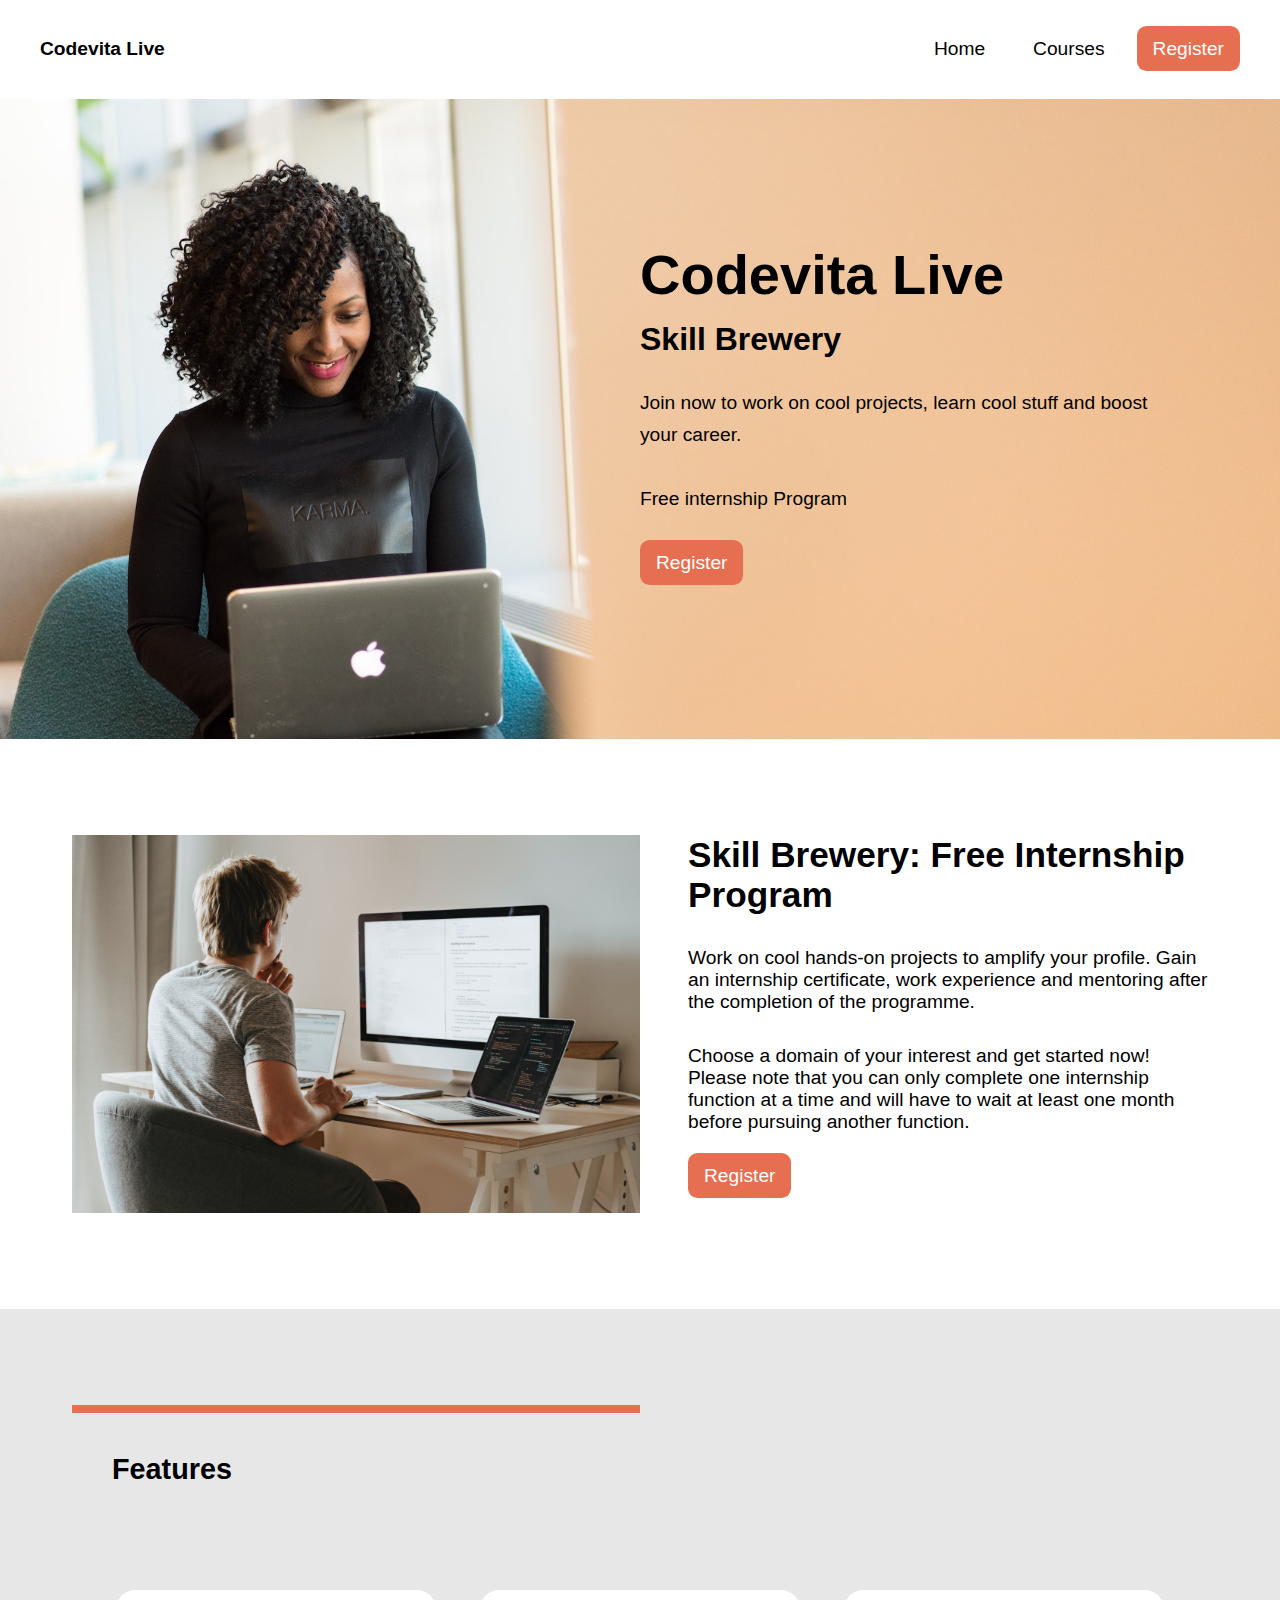
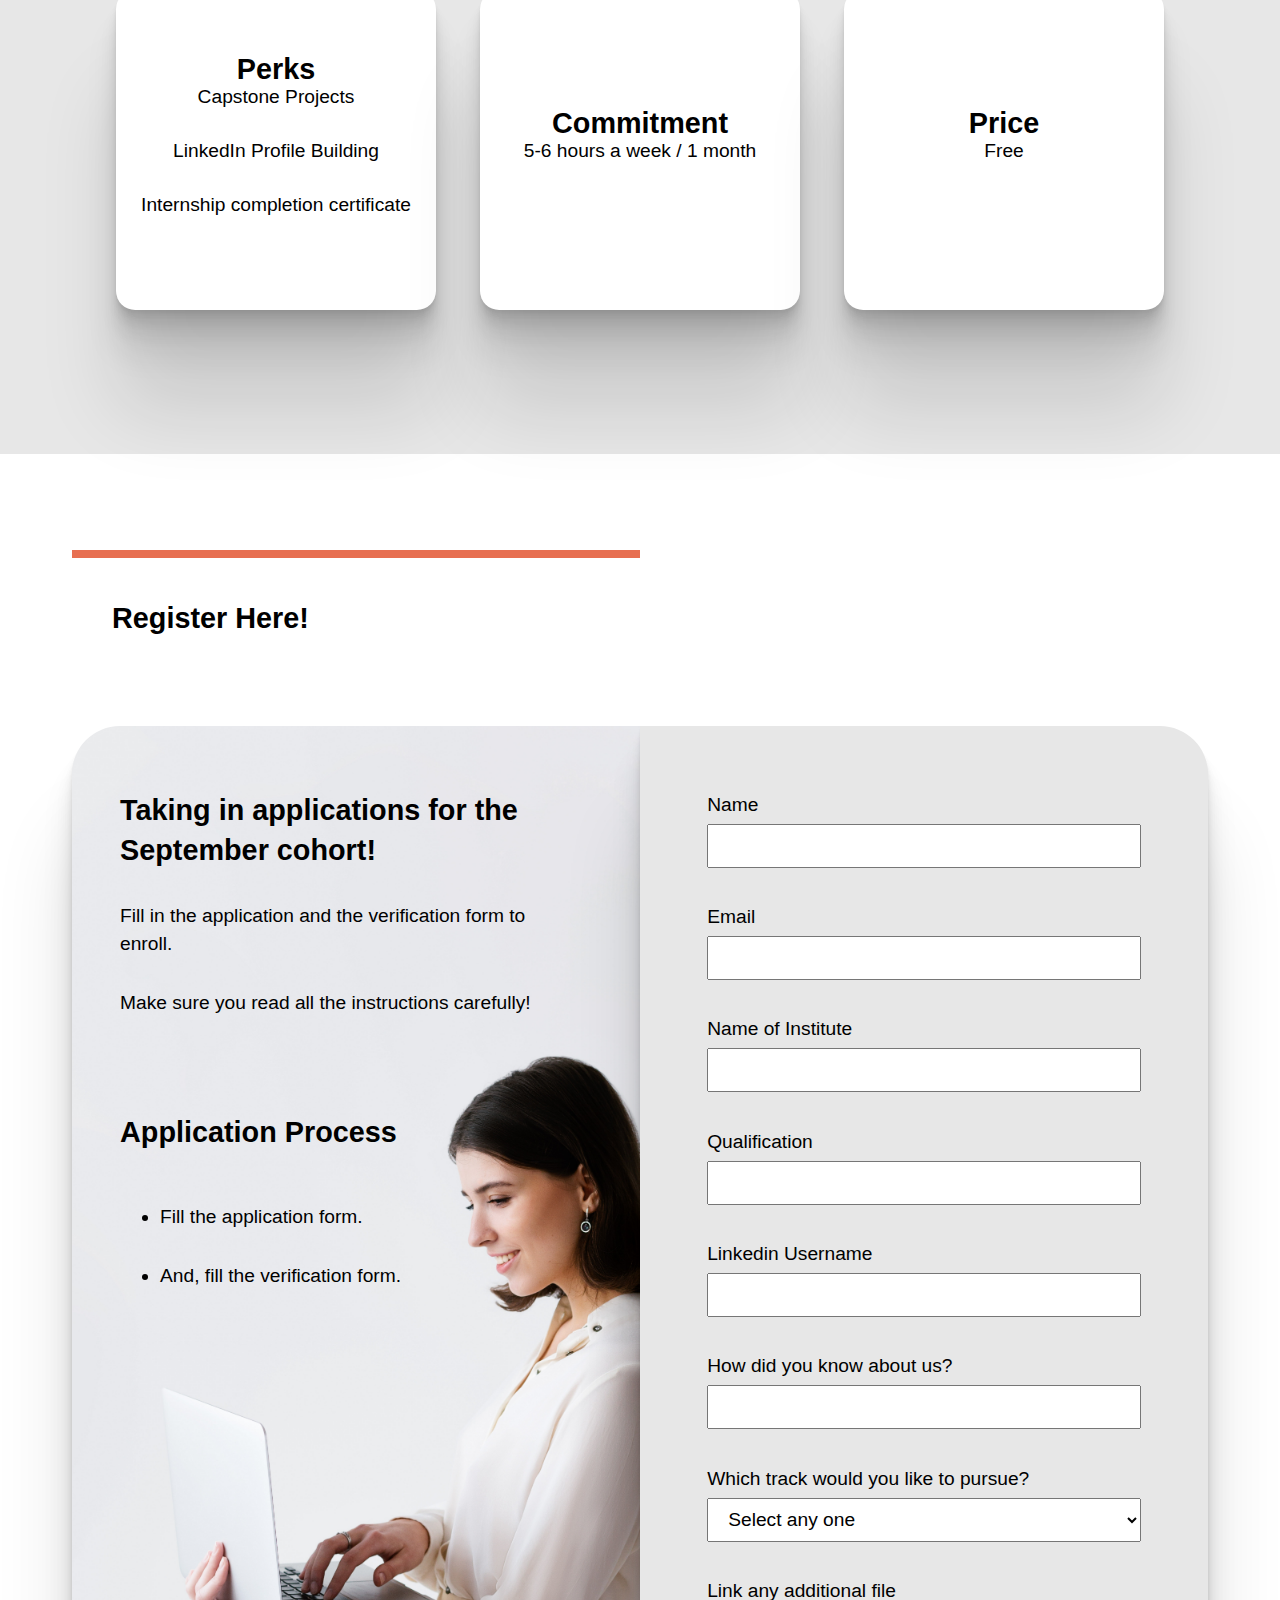
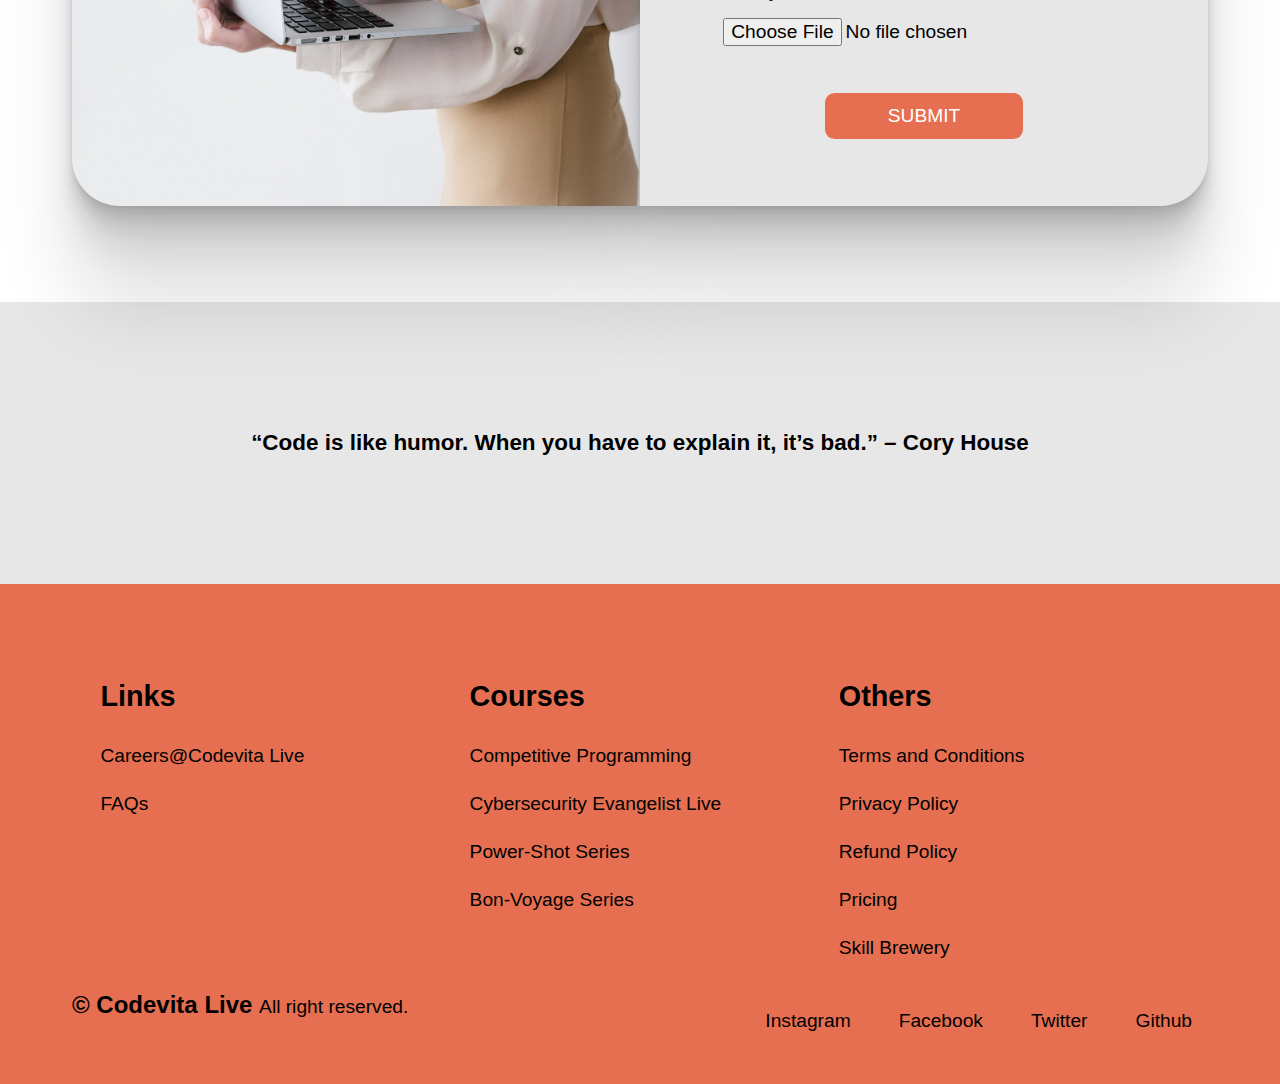
<file: index.html>
<!DOCTYPE html>
<html lang="en">
    <head>
        <meta charset="UTF-8">
        <meta http-equiv="X-UA-Compatible" content="IE=edge">
        <meta name="viewport" content="width=device-width, initial-scale=1.0">
        <title>Codevita Live</title>
        <link rel="stylesheet" href="style.css">

        <!-- google fonts -->
        <link rel="preconnect" href="https://fonts.googleapis.com">
        <link rel="preconnect" href="https://fonts.gstatic.com" crossorigin>
        <link href="https://fonts.googleapis.com/css2?family=Poppins:wght@200;300;400;600&display=swap" rel="stylesheet">
    </head>
    <body>
        <!-- nav bar -->
        <div class="nav-bg">    
            <nav class="nav">
                <ul>
                    <li><a href="index.html" class="logo">Codevita Live</a></li>
                    <li><a href="index.html" class="nav-btn">Home</a></li>
                    <li><a href="courses.html" class="nav-btn">Courses</a></li>
                    <li><a href="#register" class="btn">Register</a></li>
                </ul>
            </nav>  
        </div>
        <!-- main section -->
        <div class="main-container">
            <section class="main">
                <div class="content">
                    <h1>Codevita Live</h1>
                    <h3>Skill Brewery</h3>
                    <p>Join now to work on cool projects, learn cool stuff and boost your career.</p>
                    <p>Free internship Program</p>
                    <a href="#register" class="btn">Register</a>
                </div>
            </section>
        </div>
        <!-- description section -->
        <section class="desc">
            <img src="images/img2.jpg" alt="" class="img">
            <div class="content">
                <h2>Skill Brewery: Free Internship Program</h2>
                <p>Work on cool hands-on projects to amplify your profile. Gain an internship certificate, work experience and mentoring after the completion of the programme.</p>
                <p>Choose a domain of your interest and get started now! Please note that you can only complete one internship function at a time and will have to wait at least one month before pursuing another function.</p>
                <a href="#register" class="btn">Register</a>
            </div>
        </section>
        <!-- features section -->
        <div class="ftr">
            <section class="features">
                <div class="heading-style">
                    <h2>Features</h2>
                </div>
                <div class="box">
                    <div class="block">
                        <h2>Perks</h2>
                        <p>Capstone Projects</p>
                        <p>LinkedIn Profile Building</p>
                        <p>Internship completion certificate</p>
                    </div>
                    <div class="block">
                        <h2>Commitment</h2>
                        <p>5-6 hours a week / 1 month</p>
                    </div>
                    <div class="block">
                        <h2>Price</h2>
                        <p>Free</p>
                    </div>
                </div>
            </section>
        </div>
        <!-- form section -->
        <section class="form" id="register">
            <div class="heading-style">
                <h2 class="heading">Register Here!</h2>
            </div>
            <div class="form-cnt">
                <div class="left">
                    <div class="top">
                        <h2>Taking in applications for the September cohort!</h2>
                        <p>Fill in the application and the verification form to enroll.</p>
                        <p>Make sure you read all the instructions carefully!</p>
                    </div>
                    <div class="bottom">
                        <h2>Application Process</h2>
                        <ul>
                            <li><p>Fill the application form.</p></li>
                            <li><p>And, fill the verification form.</p></li>
                        </ul> 
                    </div>
                </div>
                <div class="right">
                    <div class="form-inner-cnt">
                        <form action="">
                            <div class="item">
                                <label for="name">Name</label>
                                <input type="text" name="Name" class="input" id="name" required>
                            </div>
                            <div class="item">
                                <label for="email">Email</label>
                                <input type="email" name="Email" class="input" id="email" required>
                            </div>
                            <div class="item">
                                <label for="institute">Name of Institute</label>
                                <input type="text" name="Name of Institute" class="input" id="institute" required>
                            </div>
                            <div class="item">
                                <label for="qualifications">Qualification</label>
                                <input type="text" name="Qualifications" class="input" id="qualifications" required>
                            </div>
                            <div class="item">
                                <label for="linkedin">Linkedin Username</label>
                                <input type="text" name="Linkedin Username" class="input" id="linkedin" required>
                            </div>
                            <div class="item">
                                <label for="how">How did you know about us?</label>
                                <input type="text" name="How did you know about us?" class="input" id="how" required>
                            </div>
                            <div class="item">
                                <label for="track">Which track would you like to pursue?</label>
                                <select name="track" id="track" class="track-box">
                                    <option class="track-option" value="default">Select any one</option>
                                    <option class="track-option" value="web development">Web Development</option>
                                    <option class="track-option" value="data science">Data Science</option>
                                    <option class="track-option" value="computer vision">Computer Vision</option>
                                    <option class="track-option" value="Campus Ambassador">Campus Ambassador</option>
                                    <option class="track-option" value="Blockchain">Blockchain(requires assesment)</option>
                                    <option class="track-option" value="Product Management/Entrepreuner In Residence">Product Management/Entrepreuner In Residence</option>
                                    <option class="track-option" value="App Develpment">App Development</option>
                                </select>
                            </div>
                            <div class="item">
                                <label for="additionfile">Link any additional file</label>
                                <input type="file" name="Additional File" class="input" id="additionfile">
                            </div>
                            <div class="item">
                                <a href="" class="btn">SUBMIT</a>
                            </div>
                        </form>
                    </div>
                </div>
            </div>
        </section>
        <!-- quote section -->
        <div class="ftr">
            <section class="quote">
                <h3>
                    “Code is like humor. When you have to explain it, it’s bad.” – Cory House
                </h3>
            </section>
        </div>
        <footer class="footer">
            <section>
                <div class="container">
                    <div class="f-box">
                        <h2>Links</h2>
                        <ul>
                            <li><a href="">Careers@Codevita Live</a></li>
                            <li><a href="">FAQs</a></li>
                        </ul>
                    </div>
                    <div class="f-box">
                        <h2>Courses</h2>
                        <ul>
                            <li><a href="comp-prog.html">Competitive Programming</a></li>
                            <li><a href="cyber.html">Cybersecurity Evangelist Live</a></li>
                            <li><a href="powershot-reg.html">Power-Shot Series</a></li>
                            <li><a href="bonvoyage.html">Bon-Voyage Series    </a></li>
                        </ul>
                    </div>
                    <div class="f-box">
                        <h2>Others</h2>
                        <ul>
                            <li><a href="">Terms and Conditions</a></li>
                            <li><a href="">Privacy Policy</a></li>
                            <li><a href="">Refund Policy</a></li>
                            <li><a href="">Pricing</a></li>
                            <li><a href="index.html">Skill Brewery</a></li>
                        </ul>
                    </div>
                    <div class="f-bar">
                        <p><span>&copy; Codevita Live  </span>All right reserved.</p>
                        <ul>
                            <li><a href="" class="nav-btn">Instagram</a></li>
                            <li><a href="" class="nav-btn">Facebook</a></li>
                            <li><a href="" class="nav-btn">Twitter</a></li>
                            <li><a href="" class="nav-btn">Github</a></li>
                        </ul>
                    </div>
            </section>
        </footer>
    </body>
</html>
</file>
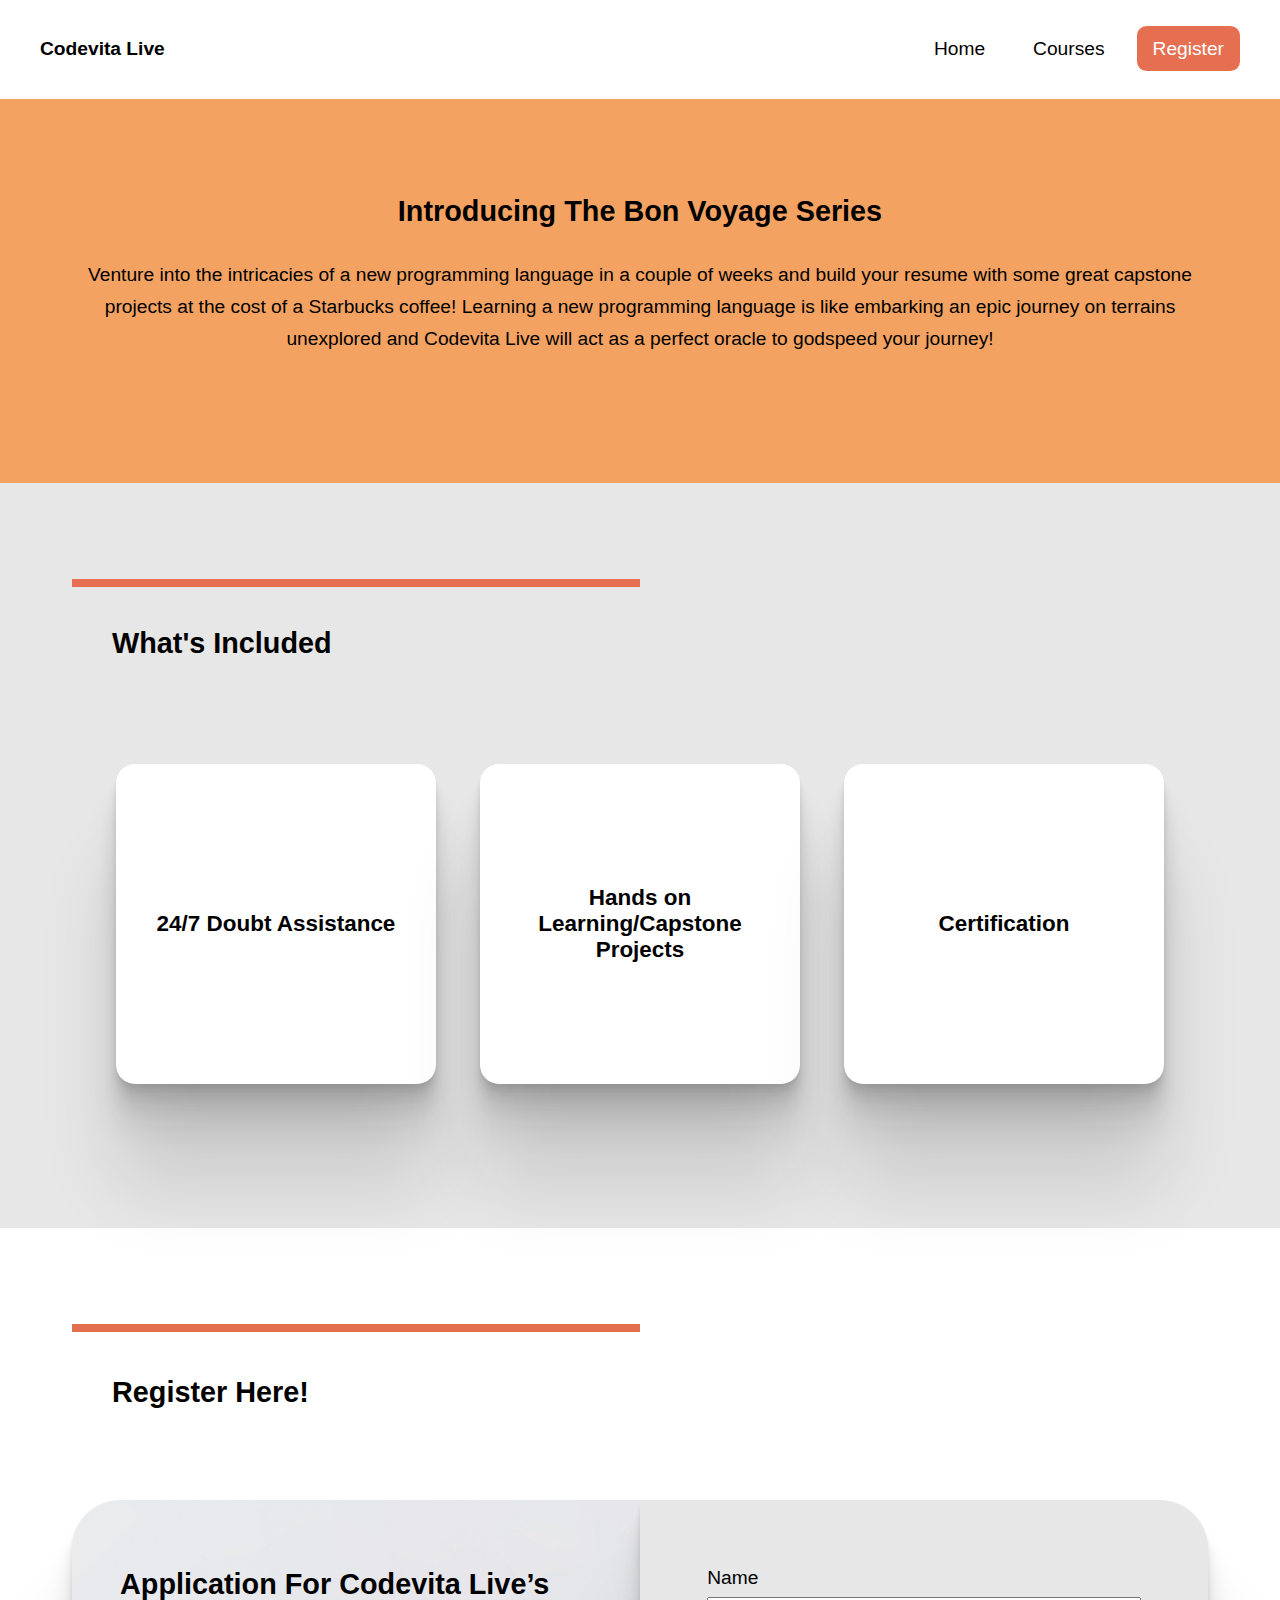
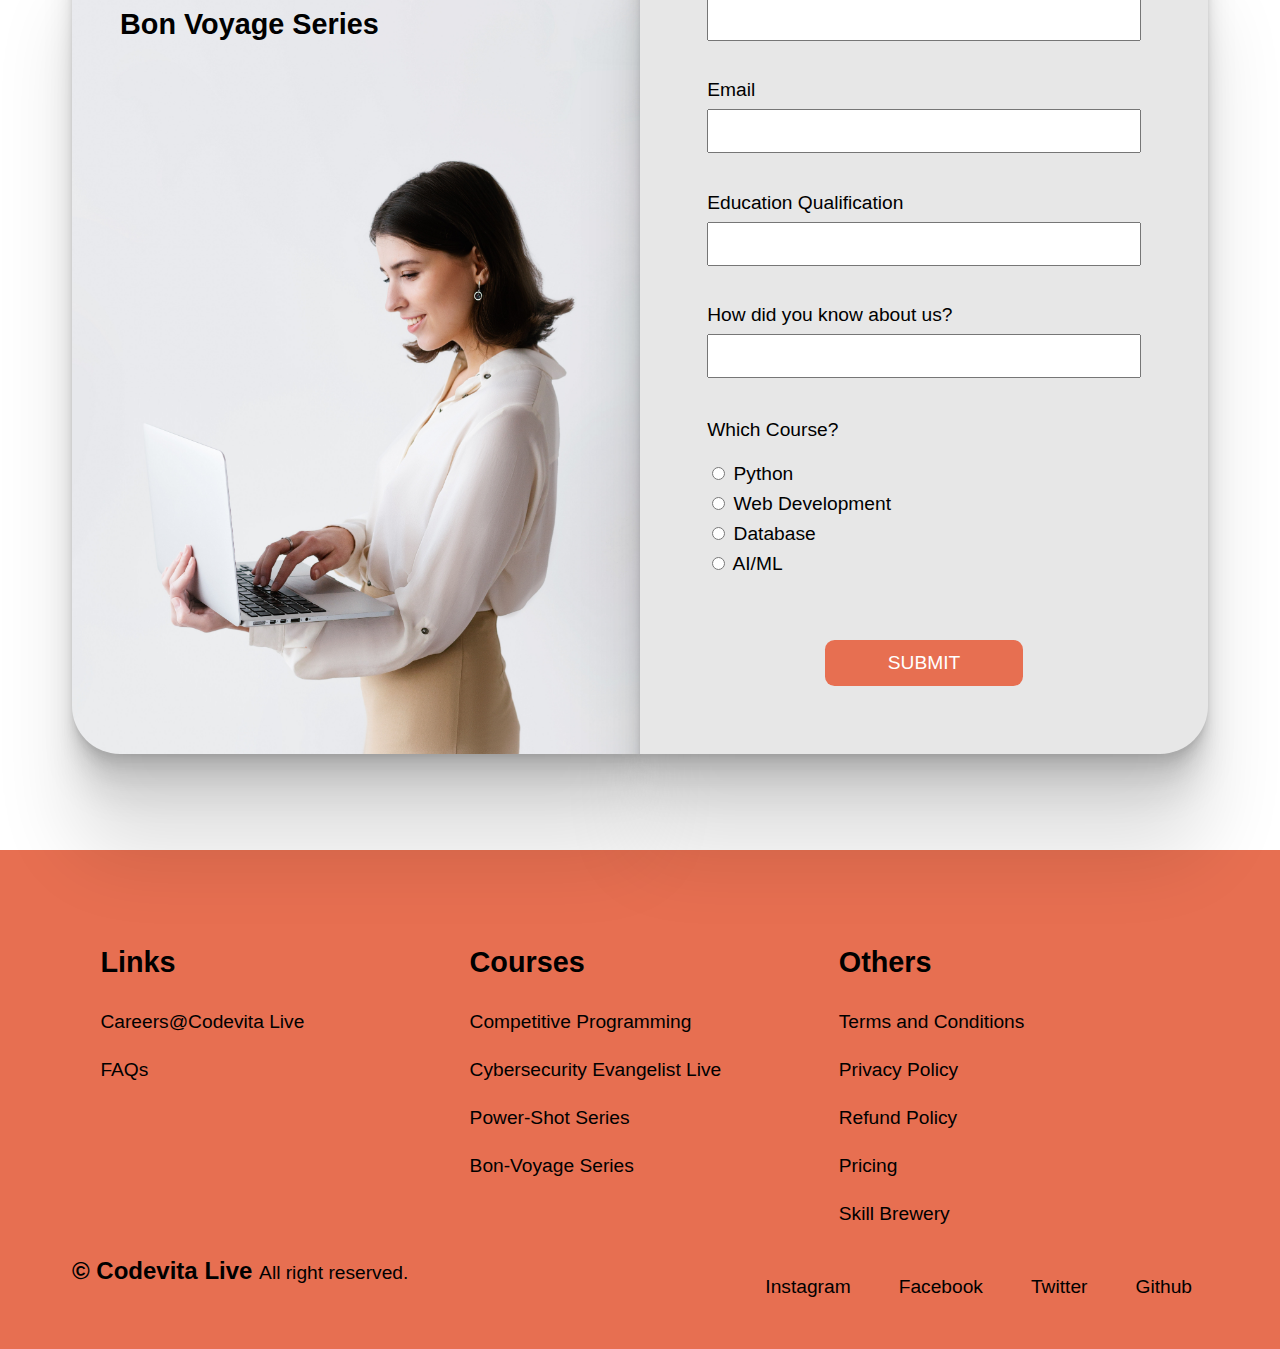
<file: bonvoyage.html>
<!DOCTYPE html>
<html lang="en">
    <head>
        <meta charset="UTF-8">
        <meta http-equiv="X-UA-Compatible" content="IE=edge">
        <meta name="viewport" content="width=device-width, initial-scale=1.0">
        <title>Codevita Live</title>
        <link rel="stylesheet" href="style.css">
        <link rel="stylesheet" href="voyage-styles.css">

        <!-- google fonts -->
        <link rel="preconnect" href="https://fonts.googleapis.com">
        <link rel="preconnect" href="https://fonts.gstatic.com" crossorigin>
        <link href="https://fonts.googleapis.com/css2?family=Poppins:wght@200;300;400;600&display=swap" rel="stylesheet">
    </head>
    <body>
        <!-- nav bar -->
        <div class="nav-bg">
            <nav class="nav">
                <ul>
                    <li><a href="index.html" class="logo">Codevita Live</a></li>
                    <li><a href="index.html" class="nav-btn">Home</a></li>
                    <li><a href="courses.html" class="nav-btn">Courses</a></li>
                    <li><a href="#register" class="btn">Register</a></li>
                </ul>
            </nav>  
        </div>

        <!-- Intro -->
        <div class="orange-bg">
            <section class="voyage">
                <h2>Introducing The Bon Voyage Series</h2>
                <p>Venture into the intricacies of a new programming language in a couple of weeks and build your resume with some great capstone projects at the cost of a Starbucks coffee! Learning a new programming language is like embarking an epic journey on terrains unexplored and Codevita Live will act as a perfect oracle to godspeed your journey!</p>
            </section>
        </div>


        <!-- What's Included -->
        <div class="whats-included ftr">
            <section class="features">
                <div class="heading-style">
                    <h2>What's Included</h2>
                </div>
                <div class="box">
                    <div class="block">
                        <h3>24/7 Doubt Assistance</h3>
                    </div>
                    <div class="block">
                        <h3>Hands on Learning/Capstone Projects</h3>
                    </div>
                    <div class="block">
                        <h3>Certification</h3>
                    </div>
                </div>
            </section>
        </div>

        <!-- Registration Form -->
        <section class="form" id="register">
            <div class="heading-style">
                <h2 class="heading">Register Here!</h2>
            </div>
            <div class="form-cnt">
                <div class="left">
                    <div class="top">
                        <h2>Application For Codevita Live’s Bon Voyage Series</h2>
                    </div>
                </div>
                <div class="right">
                    <div class="form-inner-cnt">
                        <form action="">
                            <div class="item">
                                <label for="name">Name</label>
                                <input type="text" name="Name" class="input" id="name" required>
                            </div>
                            <div class="item">
                                <label for="email">Email</label>
                                <input type="email" name="Email" class="input" id="email" required>
                            </div>
                            <div class="item">
                                <label for="qualifications">Education Qualification</label>
                                <input type="text" name="Qualifications" class="input" id="qualifications" required>
                            </div>
                            <div class="item">
                                <label for="how">How did you know about us?</label>
                                <input type="text" name="How did you know about us?" class="input" id="how" required>
                            </div>
                            <div class="item">
                                <p>Which Course?</p>
                                <ul>
                                    <li><input type="radio" value="Python" name="course"> Python</li>
                                    <li><input type="radio" value="Python" name="course"> Web Development</li>
                                    <li><input type="radio" value="Python" name="course"> Database</li>
                                    <li><input type="radio" value="Python" name="course"> AI/ML</li>
                                </ul>
                            </div>
                            <div class="item">
                                <a href="" class="btn">SUBMIT</a>
                            </div>
                        </form>
                    </div>
                </div>
            </div>
        </section>
        
        <!-- footer section -->
        <footer class="footer">
            <section>
                <div class="container">
                    <div class="f-box">
                        <h2>Links</h2>
                        <ul>
                            <li><a href="">Careers@Codevita Live</a></li>
                            <li><a href="">FAQs</a></li>
                        </ul>
                    </div>
                    <div class="f-box">
                        <h2>Courses</h2>
                        <ul>
                            <li><a href="comp-prog.html">Competitive Programming</a></li>
                            <li><a href="cyber.html">Cybersecurity Evangelist Live</a></li>
                            <li><a href="powershot-reg.html">Power-Shot Series</a></li>
                            <li><a href="bonvoyage.html">Bon-Voyage Series    </a></li>
                        </ul>
                    </div>
                    <div class="f-box">
                        <h2>Others</h2>
                        <ul>
                            <li><a href="">Terms and Conditions</a></li>
                            <li><a href="">Privacy Policy</a></li>
                            <li><a href="">Refund Policy</a></li>
                            <li><a href="">Pricing</a></li>
                            <li><a href="index.html">Skill Brewery</a></li>
                        </ul>
                    </div>
                    <div class="f-bar">
                        <p><span>&copy; Codevita Live  </span>All right reserved.</p>
                        <ul>
                            <li><a href="" class="nav-btn">Instagram</a></li>
                            <li><a href="" class="nav-btn">Facebook</a></li>
                            <li><a href="" class="nav-btn">Twitter</a></li>
                            <li><a href="" class="nav-btn">Github</a></li>
                        </ul>
                    </div>
                </section>
        </footer>
    </body>
    </html>
</file>
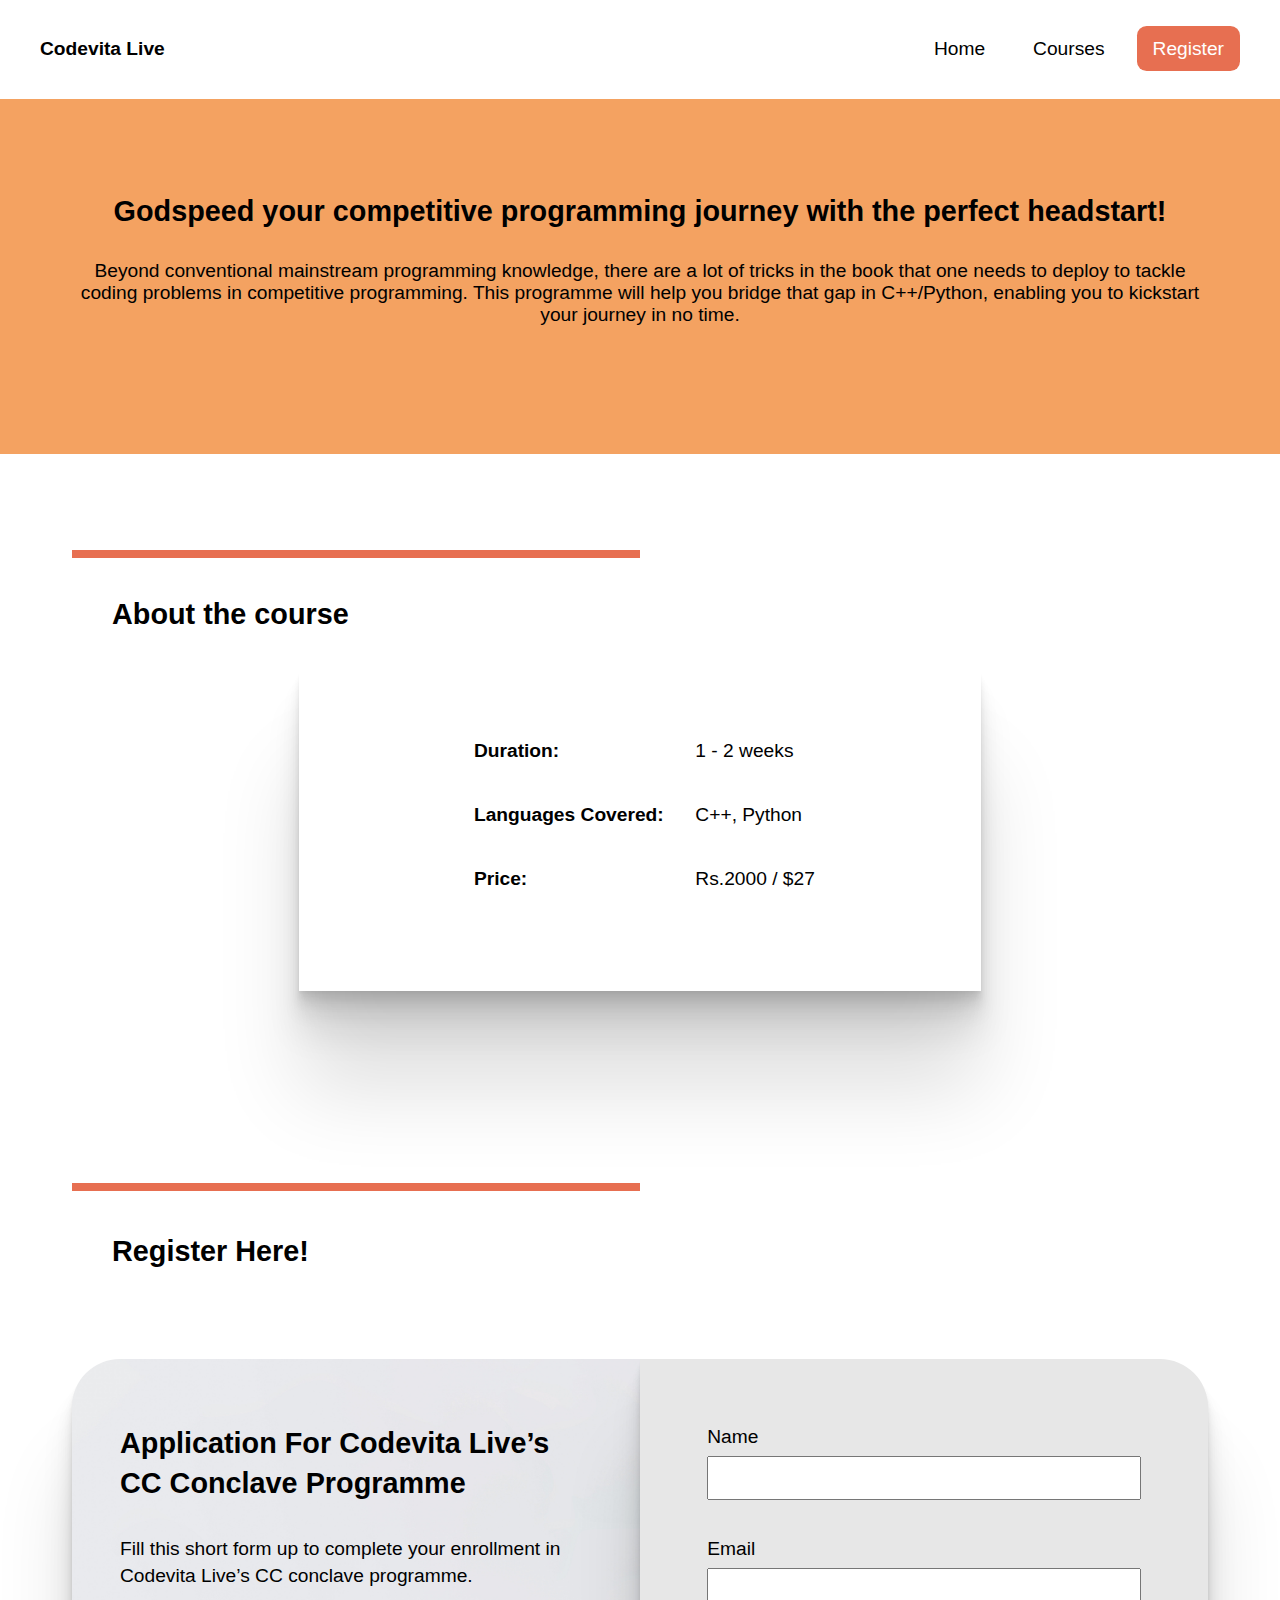
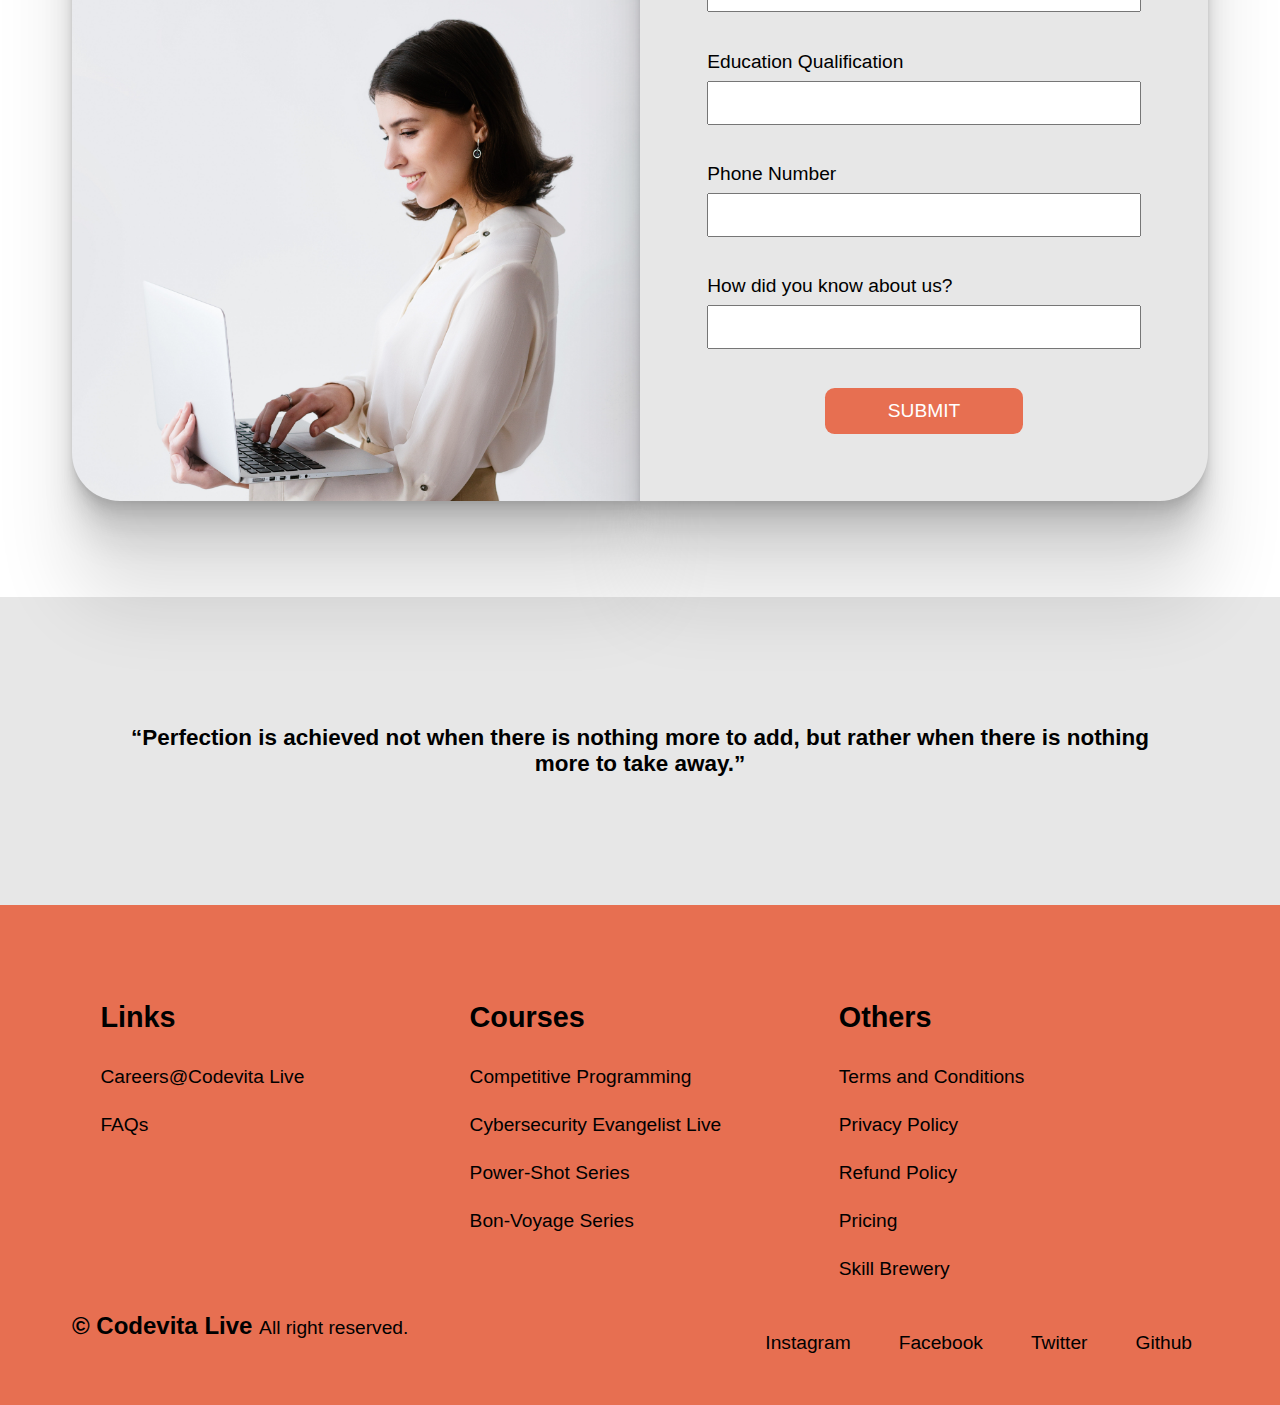
<file: comp-prog.html>
<!DOCTYPE html>
<html lang="en">
    <head>
        <meta charset="UTF-8">
        <meta http-equiv="X-UA-Compatible" content="IE=edge">
        <meta name="viewport" content="width=device-width, initial-scale=1.0">
        <title>CP Program</title>
        <link rel="stylesheet" href="style.css">
        <link rel="stylesheet" href="comp-prog.css">

        <!-- google fonts -->
        <link rel="preconnect" href="https://fonts.googleapis.com">
        <link rel="preconnect" href="https://fonts.gstatic.com" crossorigin>
        <link href="https://fonts.googleapis.com/css2?family=Poppins:wght@200;300;400;600&display=swap" rel="stylesheet">
    </head>
    <body>
        <!-- nav bar -->
        <div class="nav-bg">
            <nav class="nav">
                <ul>
                    <li><a href="index.html" class="logo">Codevita Live</a></li>
                    <li><a href="index.html" class="nav-btn">Home</a></li>
                    <li><a href="courses.html" class="nav-btn">Courses</a></li>
                    <li><a href="#register" class="btn">Register</a></li>
                </ul>
            </nav>  
        </div>

        <!-- Intro -->
        <div class="orange-bg">
            <section class="powershot">
                <h2>Godspeed your competitive programming journey with the perfect headstart!</h2>
                <p>Beyond conventional mainstream programming knowledge, there are a lot of tricks in the book that one needs to deploy to tackle coding problems in competitive programming. This programme will help you bridge that gap in C++/Python, enabling you to kickstart your journey in no time.</p>
            </section>
        </div>

        <!-- How It Works Section -->
        <section class="how-it-works">
            <div class="heading-style">
                <h2 class="heading">About the course</h2>
            </div>
            <div class="grey-bg">
                <div class="process">
                    <div>
                        <h4>Duration:</h4>
                        <p>1 - 2 weeks</p>
                    </div>
                    <div>
                        <h4>Languages Covered:</h4>
                        <p>C++, Python</p>
                    </div>
                    <div>
                        <h4>Price:</h4>
                        <p>Rs.2000 / $27</p>
                    </div>
                </div>
            </div>
        </section>

        <!-- Registration Form -->
        <section class="form" id="register">
            <div class="heading-style">
                <h2 class="heading">Register Here!</h2>
            </div>
            <div class="form-cnt">
                <div class="left">
                    <div class="top">
                        <h2>Application For Codevita Live’s CC Conclave Programme</h2>
                        <p>Fill this short form up to complete your enrollment in Codevita Live’s CC conclave programme.</p>
                    </div>
                </div>
                <div class="right">
                    <div class="form-inner-cnt">
                        <form action="">
                            <div class="item">
                                <label for="name">Name</label>
                                <input type="text" name="Name" class="input" id="name" required>
                            </div>
                            <div class="item">
                                <label for="email">Email</label>
                                <input type="email" name="Email" class="input" id="email" required>
                            </div>
                            <div class="item">
                                <label for="qualifications">Education Qualification</label>
                                <input type="text" name="Qualifications" class="input" id="qualifications" required>
                            </div>
                            <div class="item">
                                <label for="phone">Phone Number</label>
                                <input type="number" name="Phone Number" class="input" id="Phone" required>
                            </div>
                            <div class="item">
                                <label for="how">How did you know about us?</label>
                                <input type="text" name="How did you know about us?" class="input" id="how" required>
                            </div>
                            <div class="item">
                                <a href="" class="btn">SUBMIT</a>
                            </div>
                        </form>
                    </div>
                </div>
            </div>
        </section>
        
        <div class="ftr">
            <section class="quote">
                <h3>
                    “Perfection is achieved not when there is nothing more to add, but rather when there is nothing more to take away.”
                </h3>
            </section>
        </div>

        <!-- footer section -->
        <footer class="footer">
            <section>
                <div class="container">
                    <div class="f-box">
                        <h2>Links</h2>
                        <ul>
                            <li><a href="">Careers@Codevita Live</a></li>
                            <li><a href="">FAQs</a></li>
                        </ul>
                    </div>
                    <div class="f-box">
                        <h2>Courses</h2>
                        <ul>
                            <li><a href="comp-prog.html">Competitive Programming</a></li>
                            <li><a href="cyber.html">Cybersecurity Evangelist Live</a></li>
                            <li><a href="powershot-reg.html">Power-Shot Series</a></li>
                            <li><a href="bonvoyage.html">Bon-Voyage Series    </a></li>
                        </ul>
                    </div>
                    <div class="f-box">
                        <h2>Others</h2>
                        <ul>
                            <li><a href="">Terms and Conditions</a></li>
                            <li><a href="">Privacy Policy</a></li>
                            <li><a href="">Refund Policy</a></li>
                            <li><a href="">Pricing</a></li>
                            <li><a href="index.html">Skill Brewery</a></li>
                        </ul>
                    </div>
                    <div class="f-bar">
                        <p><span>&copy; Codevita Live  </span>All right reserved.</p>
                        <ul>
                            <li><a href="" class="nav-btn">Instagram</a></li>
                            <li><a href="" class="nav-btn">Facebook</a></li>
                            <li><a href="" class="nav-btn">Twitter</a></li>
                            <li><a href="" class="nav-btn">Github</a></li>
                        </ul>
                    </div>
                </section>
        </footer>
    </body>
    </html>
</file>
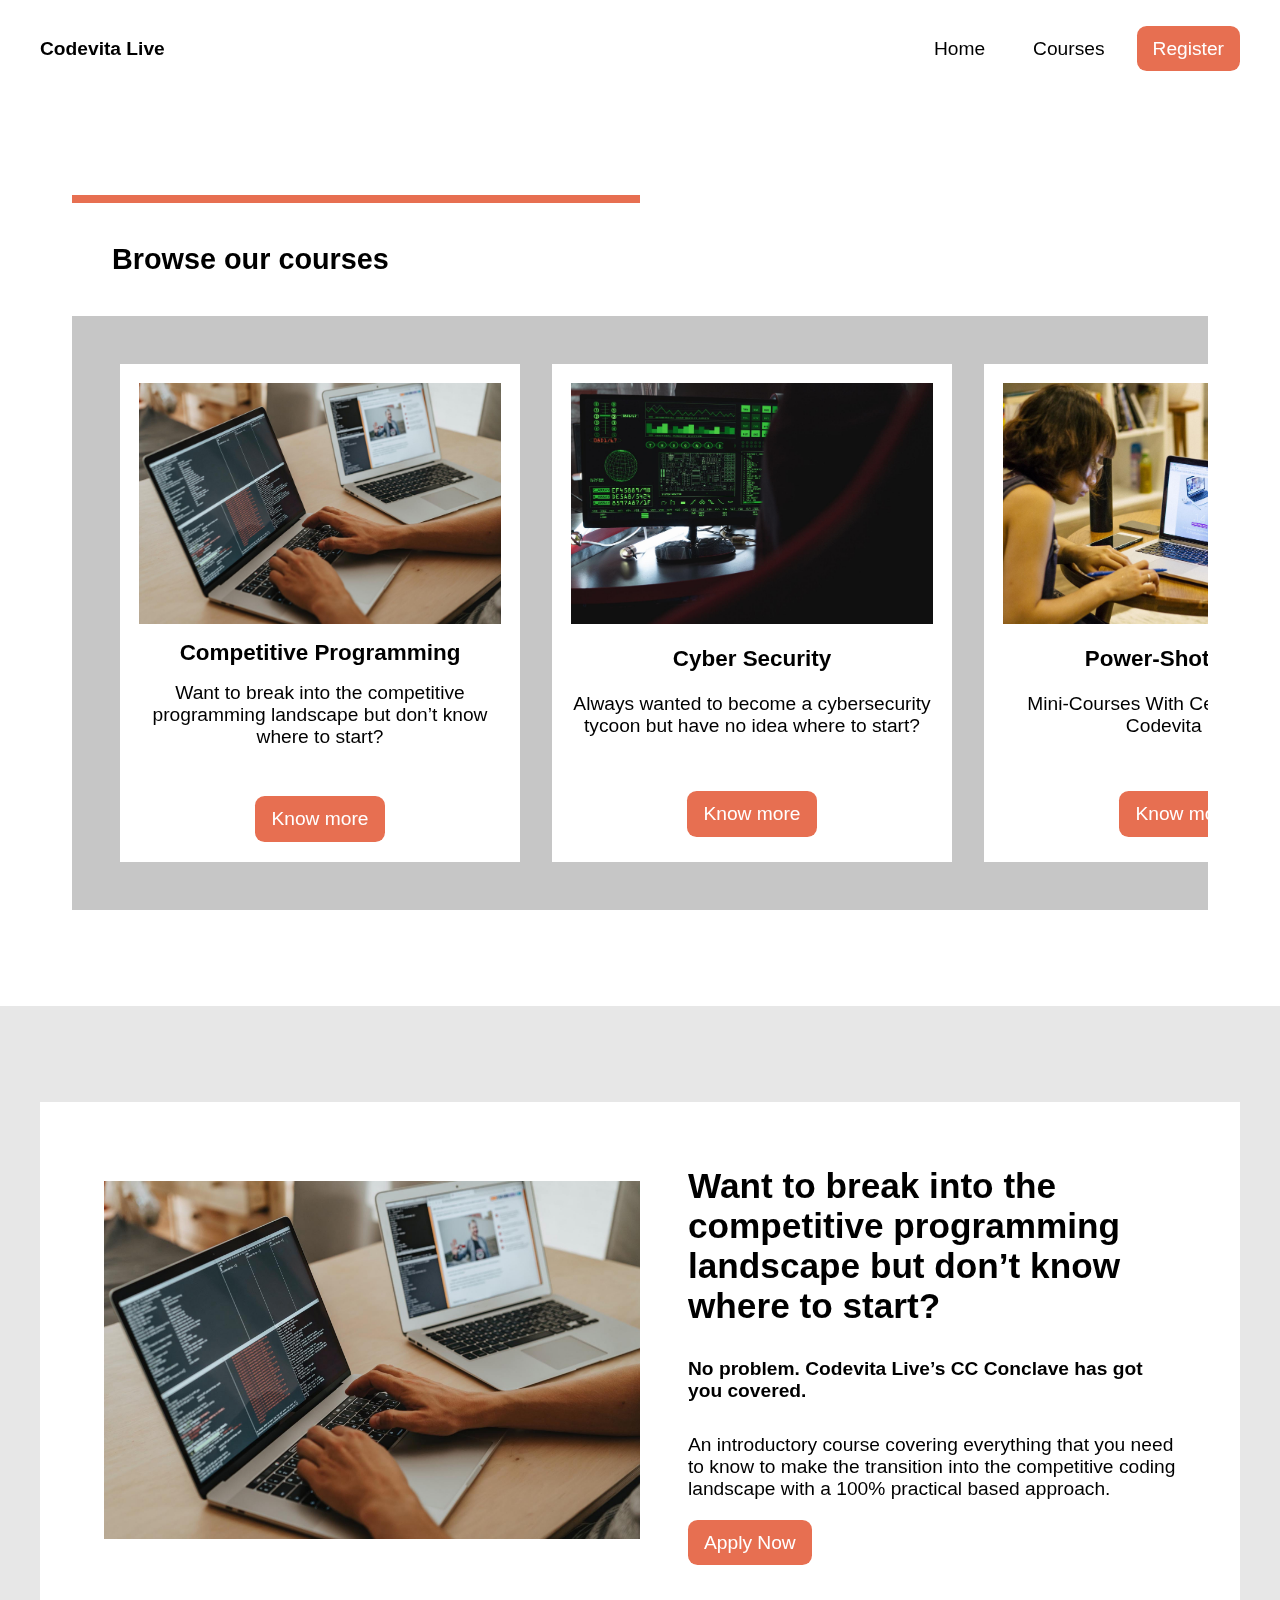
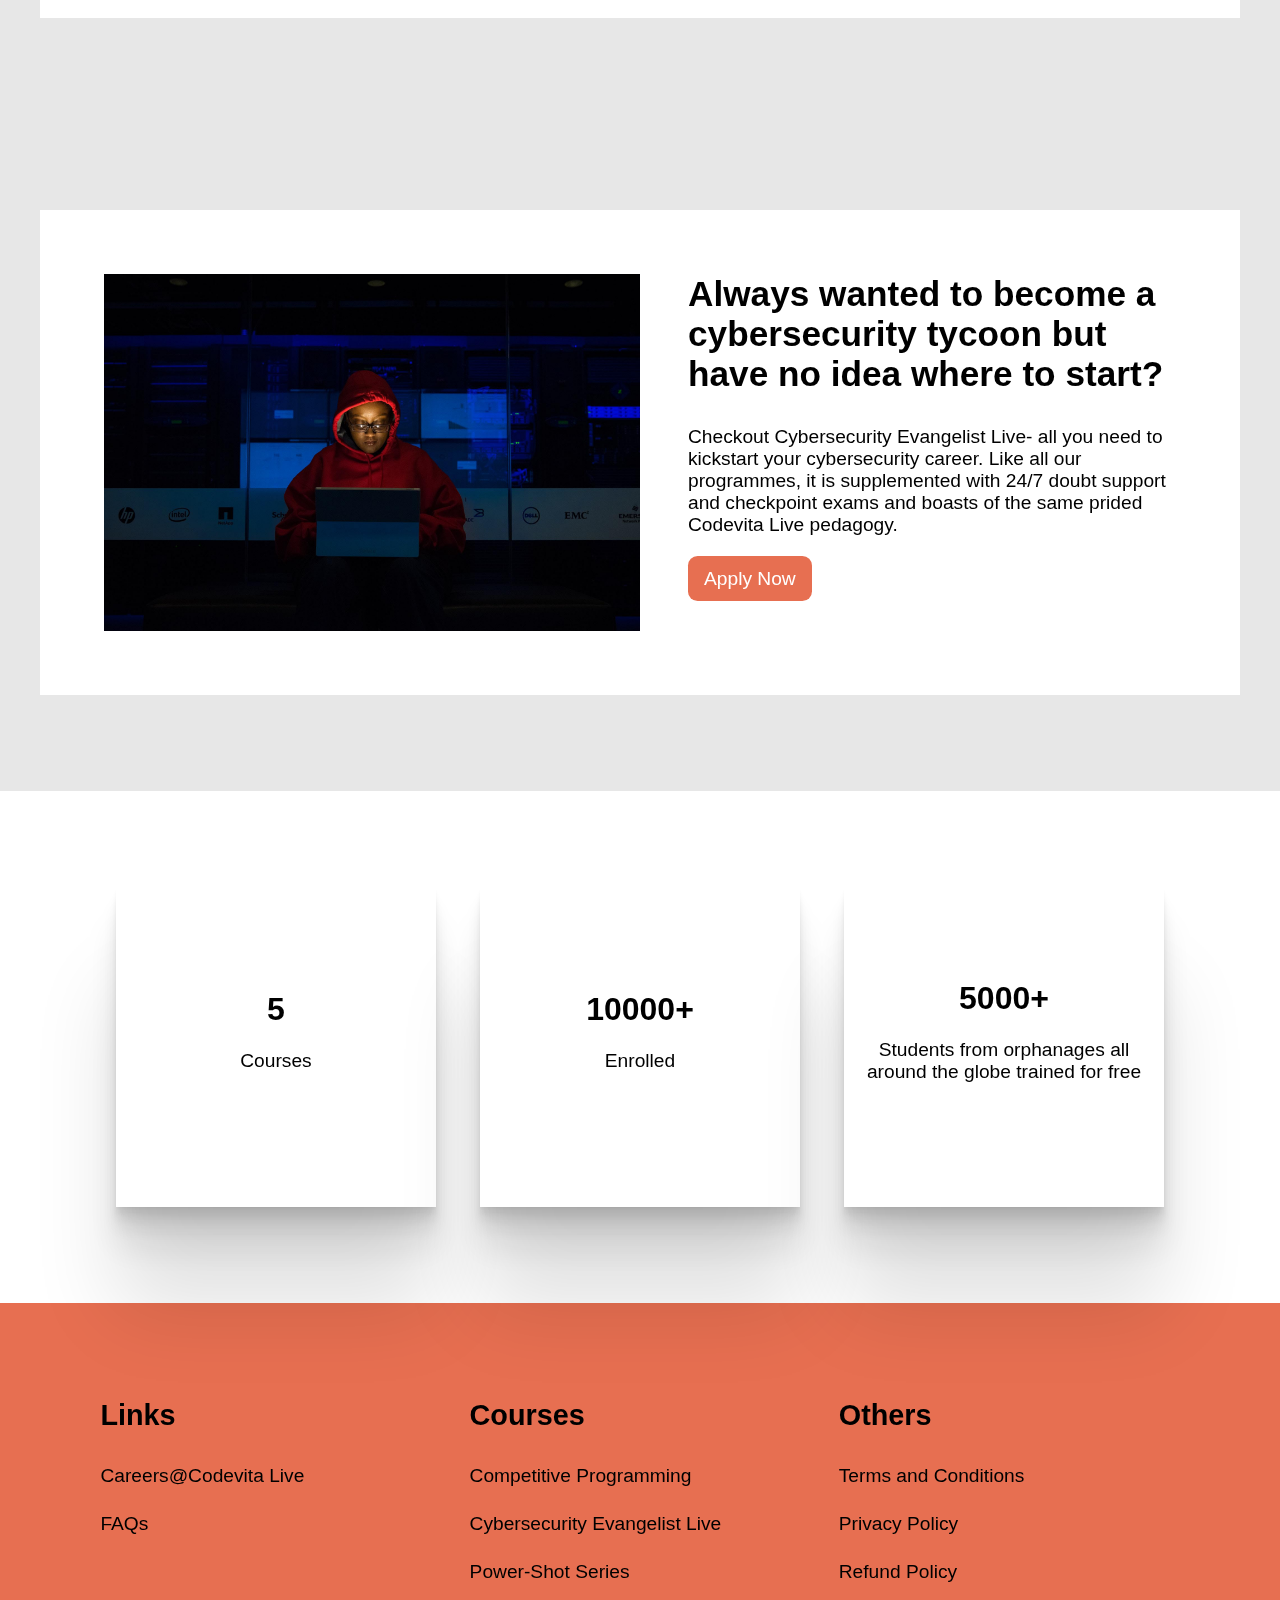
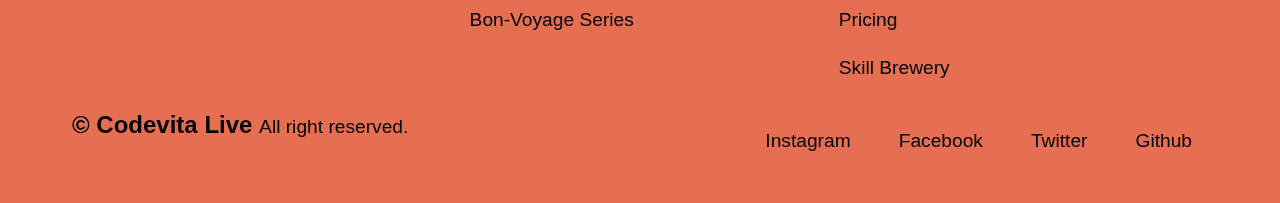
<file: courses.html>
<!DOCTYPE html>
<html lang="en">
    <head>
        <meta charset="UTF-8">
        <meta http-equiv="X-UA-Compatible" content="IE=edge">
        <meta name="viewport" content="width=device-width, initial-scale=1.0">
        <title>Codevita Live</title>
        <link rel="stylesheet" href="style.css">
        <link rel="stylesheet" href="courses-styles.css">

        <!-- google fonts -->
        <link rel="preconnect" href="https://fonts.googleapis.com">
        <link rel="preconnect" href="https://fonts.gstatic.com" crossorigin>
        <link href="https://fonts.googleapis.com/css2?family=Poppins:wght@200;300;400;600&display=swap" rel="stylesheet">
    </head>
    <body>
        <!-- nav bar -->
        <div class="nav-bg">
            <nav class="nav">
                <ul>
                    <li><a href="index.html" class="logo">Codevita Live</a></li>
                    <li><a href="index.html" class="nav-btn">Home</a></li>
                    <li><a href="courses.html" class="nav-btn">Courses</a></li>
                    <li><a href="#register" class="btn">Register</a></li>
                </ul>
            </nav>  
        </div>
        
        
        <!-- Courses section -->
        <section class="courses">
            <div class="heading-style">
                <h2>Browse our courses</h2>
            </div>
            <div class="courses-cont">
                <div class="box">
                    <img src="images/courses-competitive-coding.jpg" alt="Competitive Coding" class="img">
                    <h3>Competitive Programming</h3>
                    <p>Want to break into the competitive programming landscape but don’t know where to start?</p>
                    <a href="#comp-code" class="btn">Know more</a>
                </div>
                <div class="box">
                    <img src="images/courses-cyber-security.jpg" alt="Cyber Security" class="img">
                    <h3>Cyber Security</h3>
                    <p>Always wanted to become a cybersecurity tycoon but have no idea where to start?  </p>
                    <a href="#cyber" class="btn">Know more</a>
                </div>  
                <div class="box">
                    <img src="images/courses-powershot.jpg" alt="Power Shot Series" class="img">
                    <h3>Power-Shot Series</h3>
                    <p>Mini-Courses With Certification From Codevita Live</p>
                    <a href="powershot-reg.html" class="btn">Know more</a>
                </div>
                <div class="box">
                    <img src="images/courses-bonvoyage.jpg" alt="Bon Voyage Series " class="img">
                    <h3>Bon-Voyage Series</h3>  
                    <p>Learn programming languages and build your resume with some great capstone projects.</p>
                    <a href="bonvoyage.html" class="btn">Know more</a>
                </div>
            </div>
        </section>
        
        <!-- Competitive Coding Section -->
        <div class="grey-bg">
            <section class="desc white-bg" id="comp-code">
                <img src="images/courses-competitive-coding.jpg" alt="" class="img">
                <div class="content">
                    <h2>Want to break into the competitive programming landscape but don’t know where to start?</h2>
                    <h4>No problem. Codevita Live’s CC Conclave has got you covered.</h4>
                    <p>An introductory course covering everything that you need to know to make the transition into the competitive coding landscape with a 100% practical based approach.</p>
                    <a href="comp-prog.html" class="btn">Apply Now</a>
                </div>  
            </section>
        </div>

        <!-- Cyber Security Section -->
        <div class="grey-bg">
            <section class="desc white-bg" id="cyber">
                <img src="images/courses-cyber-security-1.jpg" alt="" class="img">
                <div class="content">
                    <h2>Always wanted to become a cybersecurity tycoon but have no idea where to start?</h2>
                    <p>Checkout Cybersecurity Evangelist Live- all you need to kickstart your cybersecurity career. Like all our programmes, it is supplemented with 24/7 doubt support and checkpoint exams and boasts of the same prided Codevita Live pedagogy.</p>
                    <a href="cyber.html" class="btn">Apply Now</a>
                </div>
            </section>
        </div>
        
        <!-- Info Section -->
        <section class="info">
            <div class="cont">
                <div>
                    <p> <span>5</span><br><br> Courses</p>
                </div>
                <div>
                    <p><span>10000+</span><br><br> Enrolled</p>
                </div>
                <div>
                    <p><span>5000+</span><br><br> Students from orphanages all around the globe trained for free</p>
                </div>
            </div>
        </section>  

        <!-- footer section -->
        <footer class="footer">
            <section>
                <div class="container">
                    <div class="f-box">
                        <h2>Links</h2>
                        <ul>
                            <li><a href="">Careers@Codevita Live</a></li>
                            <li><a href="">FAQs</a></li>
                        </ul>
                    </div>
                    <div class="f-box">
                        <h2>Courses</h2>
                        <ul>
                            <li><a href="comp-prog.html">Competitive Programming</a></li>
                            <li><a href="cyber.html">Cybersecurity Evangelist Live</a></li>
                            <li><a href="powershot-reg.html">Power-Shot Series</a></li>
                            <li><a href="bonvoyage.html">Bon-Voyage Series    </a></li>
                        </ul>
                    </div>
                    <div class="f-box">
                        <h2>Others</h2>
                        <ul>
                            <li><a href="">Terms and Conditions</a></li>
                            <li><a href="">Privacy Policy</a></li>
                            <li><a href="">Refund Policy</a></li>
                            <li><a href="">Pricing</a></li>
                            <li><a href="index.html">Skill Brewery</a></li>
                        </ul>
                    </div>
                    <div class="f-bar">
                        <p><span>&copy; Codevita Live  </span>All right reserved.</p>
                        <ul>
                            <li><a href="" class="nav-btn">Instagram</a></li>
                            <li><a href="" class="nav-btn">Facebook</a></li>
                            <li><a href="" class="nav-btn">Twitter</a></li>
                            <li><a href="" class="nav-btn">Github</a></li>
                        </ul>
                    </div>
                </section>
        </footer>
    </body>
    </html>
</file>
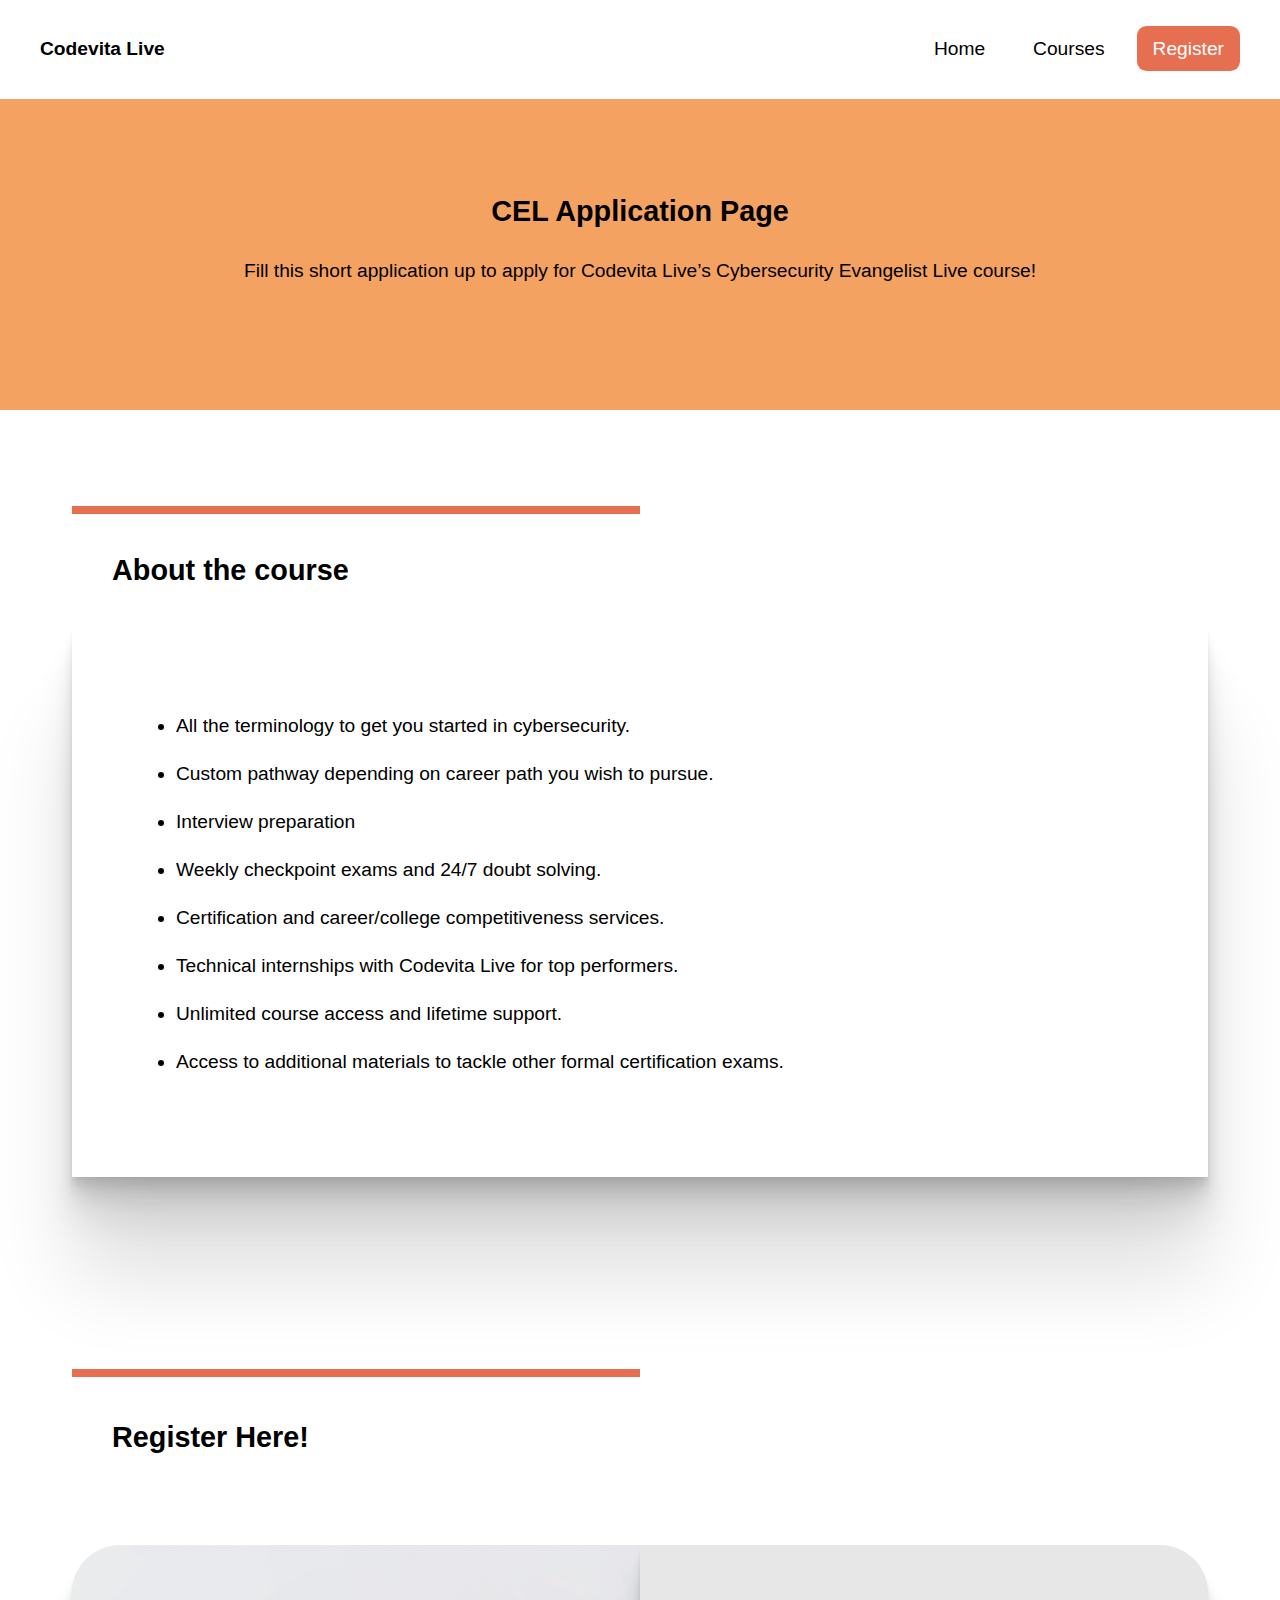
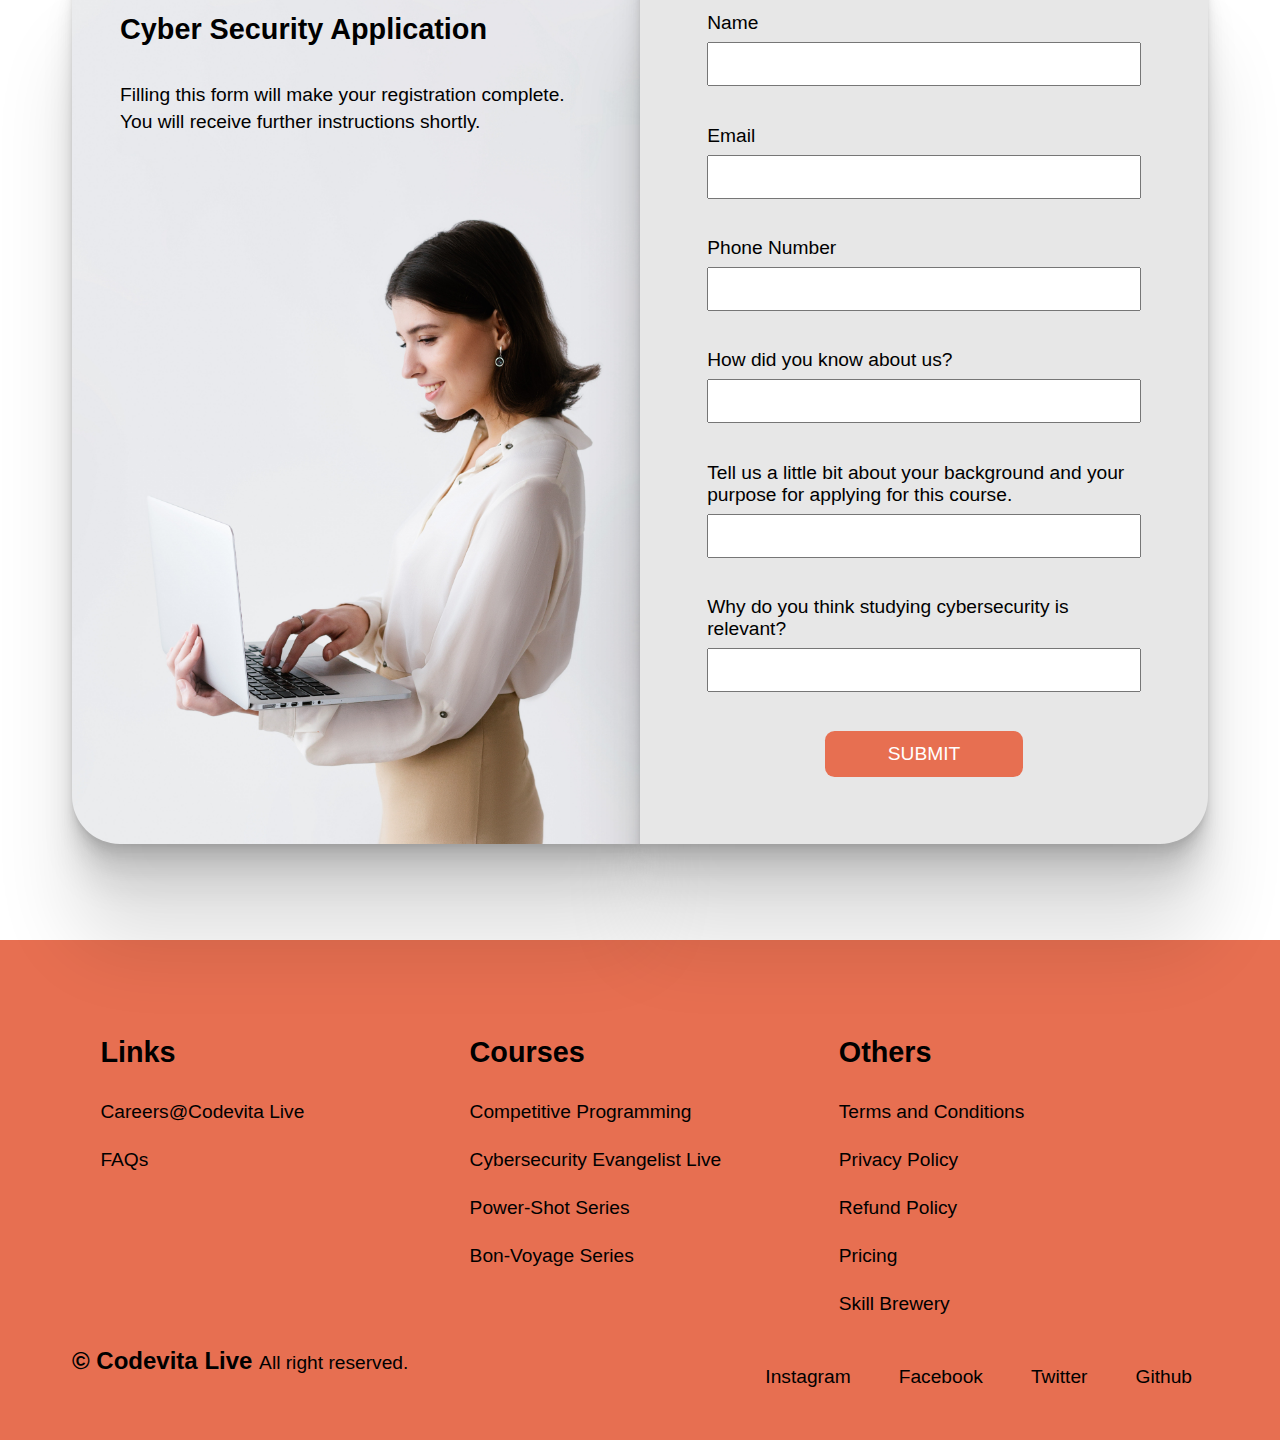
<file: cyber.html>
<!DOCTYPE html>
<html lang="en">
    <head>
        <meta charset="UTF-8">
        <meta http-equiv="X-UA-Compatible" content="IE=edge">
        <meta name="viewport" content="width=device-width, initial-scale=1.0">
        <title>Cyber Security</title>
        <link rel="stylesheet" href="style.css">
        <link rel="stylesheet" href="cyber-styles.css">

        <!-- google fonts -->
        <link rel="preconnect" href="https://fonts.googleapis.com">
        <link rel="preconnect" href="https://fonts.gstatic.com" crossorigin>
        <link href="https://fonts.googleapis.com/css2?family=Poppins:wght@200;300;400;600&display=swap" rel="stylesheet">
    </head>
    <body>
        <!-- nav bar -->
        <div class="nav-bg">
            <nav class="nav">
                <ul>
                    <li><a href="index.html" class="logo">Codevita Live</a></li>
                    <li><a href="index.html" class="nav-btn">Home</a></li>
                    <li><a href="courses.html" class="nav-btn">Courses</a></li>
                    <li><a href="#register" class="btn">Register</a></li>
                </ul>
            </nav>  
        </div>

        <!-- Intro -->
        <div class="orange-bg">
            <section class="powershot">
                <h2>CEL Application Page</h2>
                <p>Fill this short application up to apply for Codevita Live’s Cybersecurity Evangelist Live course!</p>
            </section>
        </div>

        <!-- How It Works Section -->
        <section class="how-it-works">
            <div class="heading-style">
                <h2 class="heading">About the course</h2>
            </div>
            <div class="grey-bg">
                <div class="process">
                    <ul>
                        <li>All the terminology to get you started in cybersecurity.</li>
                        <li>Custom pathway depending on career path you wish to pursue.</li>
                        <li>Interview preparation</li>
                        <li>Weekly checkpoint exams and 24/7 doubt solving.</li>
                        <li>Certification and career/college competitiveness services.</li>
                        <li>Technical internships with Codevita Live for top performers.</li>
                        <li>Unlimited course access and lifetime support.</li>
                        <li>Access to additional materials to tackle other formal certification exams.</li>
                    </ul>
                </div>
            </div>
        </section>

        <!-- Registration Form -->
        <section class="form" id="register">
            <div class="heading-style">
                <h2 class="heading">Register Here!</h2>
            </div>
            <div class="form-cnt">
                <div class="left">
                    <div class="top">
                        <h2>Cyber Security Application</h2>
                        <p>Filling this form will make your registration complete. You will receive further instructions shortly.</p>
                    </div>
                </div>
                <div class="right">
                    <div class="form-inner-cnt">
                        <form action="">
                            <div class="item">
                                <label for="name">Name</label>
                                <input type="text" name="Name" class="input" id="name" required>
                            </div>
                            <div class="item">
                                <label for="email">Email</label>
                                <input type="email" name="Email" class="input" id="email" required>
                            </div>
                            <div class="item">
                                <label for="phone">Phone Number</label>
                                <input type="number" name="Phone Number" class="input" id="Phone" required>
                            </div>
                            <div class="item">
                                <label for="how">How did you know about us?</label>
                                <input type="text" name="How did you know about us?" class="input" id="how" required>
                            </div>
                            <div class="item">
                                <label for="describe">Tell us a little bit about your background and your purpose for applying for this course.</label>
                                <input type="text" id="describe" class="input">
                                <!-- <textarea name="" id="describe" cols="30" rows="5"></textarea> -->
                            </div>
                            <div class="item">
                                <label for="describe">Why do you think studying cybersecurity is relevant?</label>
                                <input type="text" id="describe" class="input">
                                <!-- <textarea name="" id="describe" cols="30" rows="5"></textarea> -->
                            </div>
                            <div class="item">
                                <a href="" class="btn">SUBMIT</a>
                            </div>
                        </form>
                    </div>
                </div>
            </div>
        </section>

        <!-- footer section -->
        <footer class="footer">
            <section>
                <div class="container">
                    <div class="f-box">
                        <h2>Links</h2>
                        <ul>
                            <li><a href="">Careers@Codevita Live</a></li>
                            <li><a href="">FAQs</a></li>
                        </ul>
                    </div>
                    <div class="f-box">
                        <h2>Courses</h2>
                        <ul>
                            <li><a href="comp-prog.html">Competitive Programming</a></li>
                            <li><a href="cyber.html">Cybersecurity Evangelist Live</a></li>
                            <li><a href="powershot-reg.html">Power-Shot Series</a></li>
                            <li><a href="bonvoyage.html">Bon-Voyage Series    </a></li>
                        </ul>
                    </div>
                    <div class="f-box">
                        <h2>Others</h2>
                        <ul>
                            <li><a href="">Terms and Conditions</a></li>
                            <li><a href="">Privacy Policy</a></li>
                            <li><a href="">Refund Policy</a></li>
                            <li><a href="">Pricing</a></li>
                            <li><a href="index.html">Skill Brewery</a></li>
                        </ul>
                    </div>
                    <div class="f-bar">
                        <p><span>&copy; Codevita Live  </span>All right reserved.</p>
                        <ul>
                            <li><a href="" class="nav-btn">Instagram</a></li>
                            <li><a href="" class="nav-btn">Facebook</a></li>
                            <li><a href="" class="nav-btn">Twitter</a></li>
                            <li><a href="" class="nav-btn">Github</a></li>
                        </ul>
                    </div>
                </section>
        </footer>
    </body>
    </html>
</file>
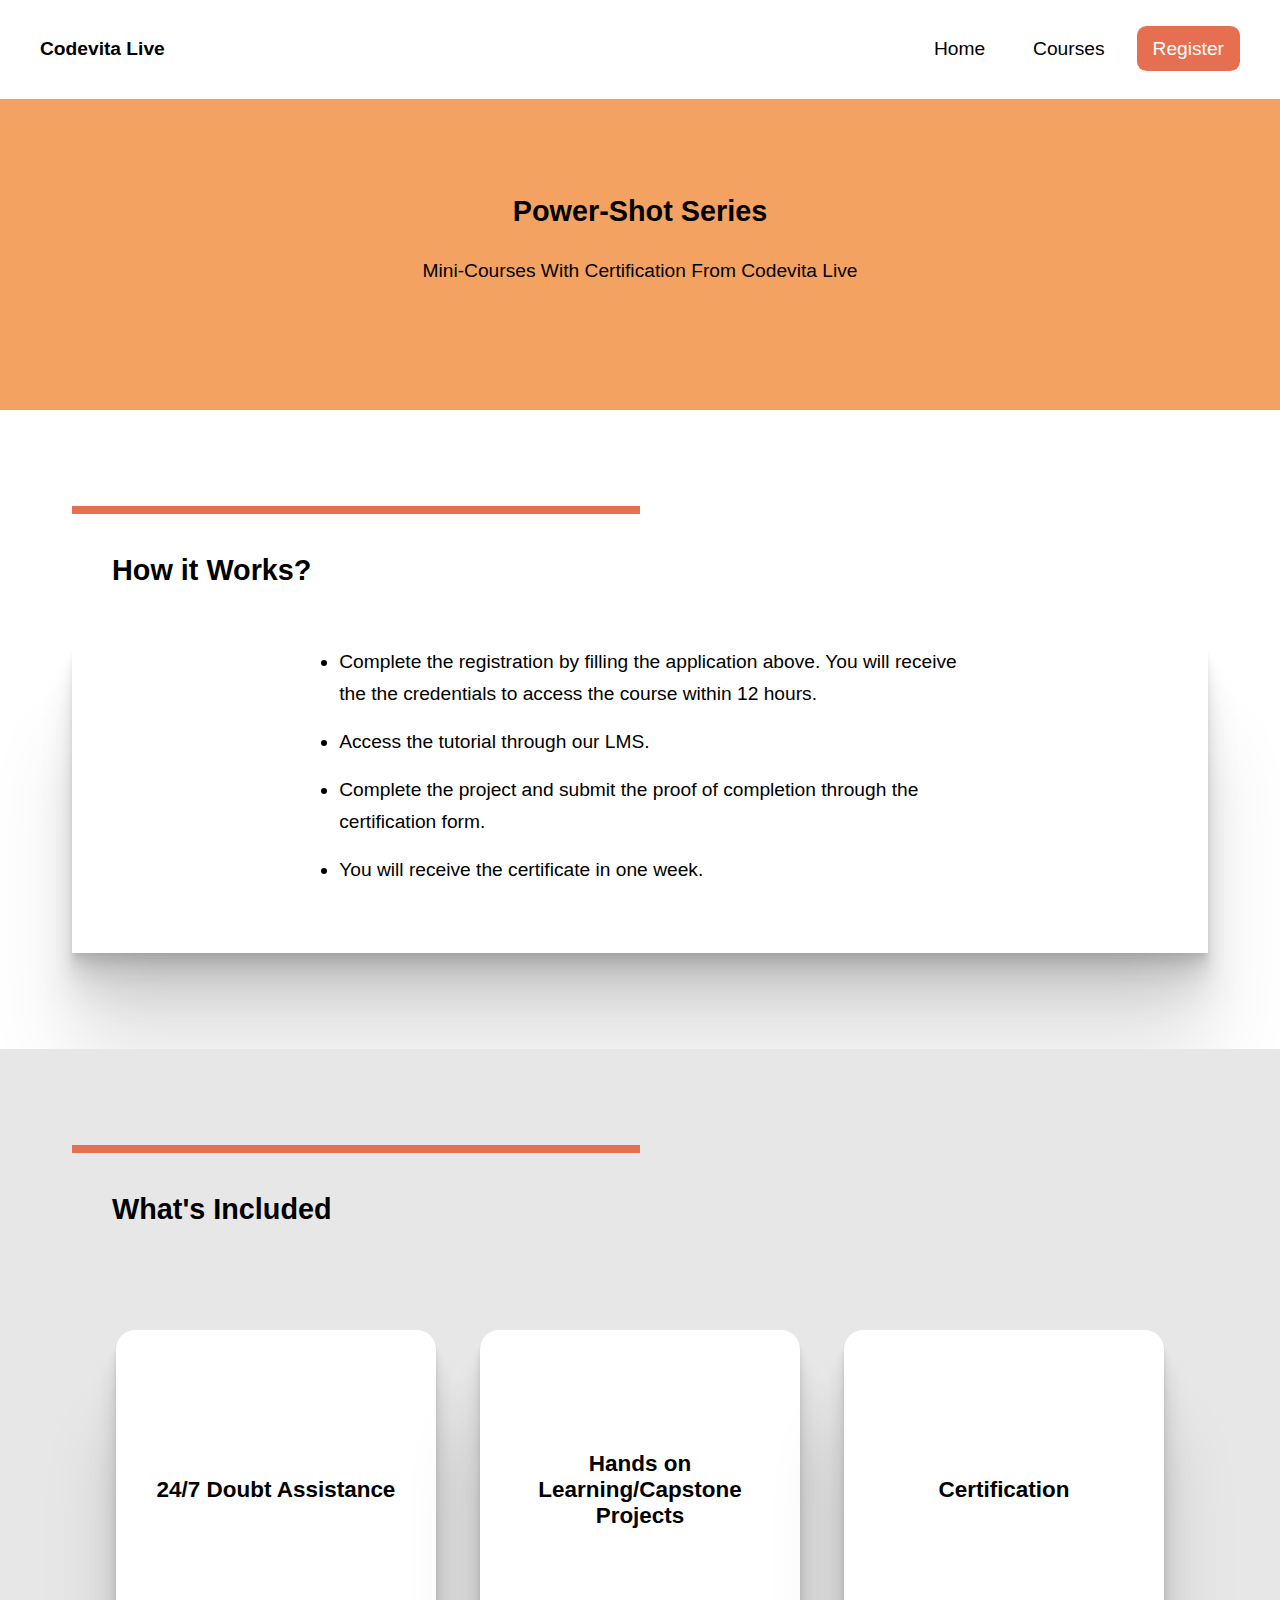
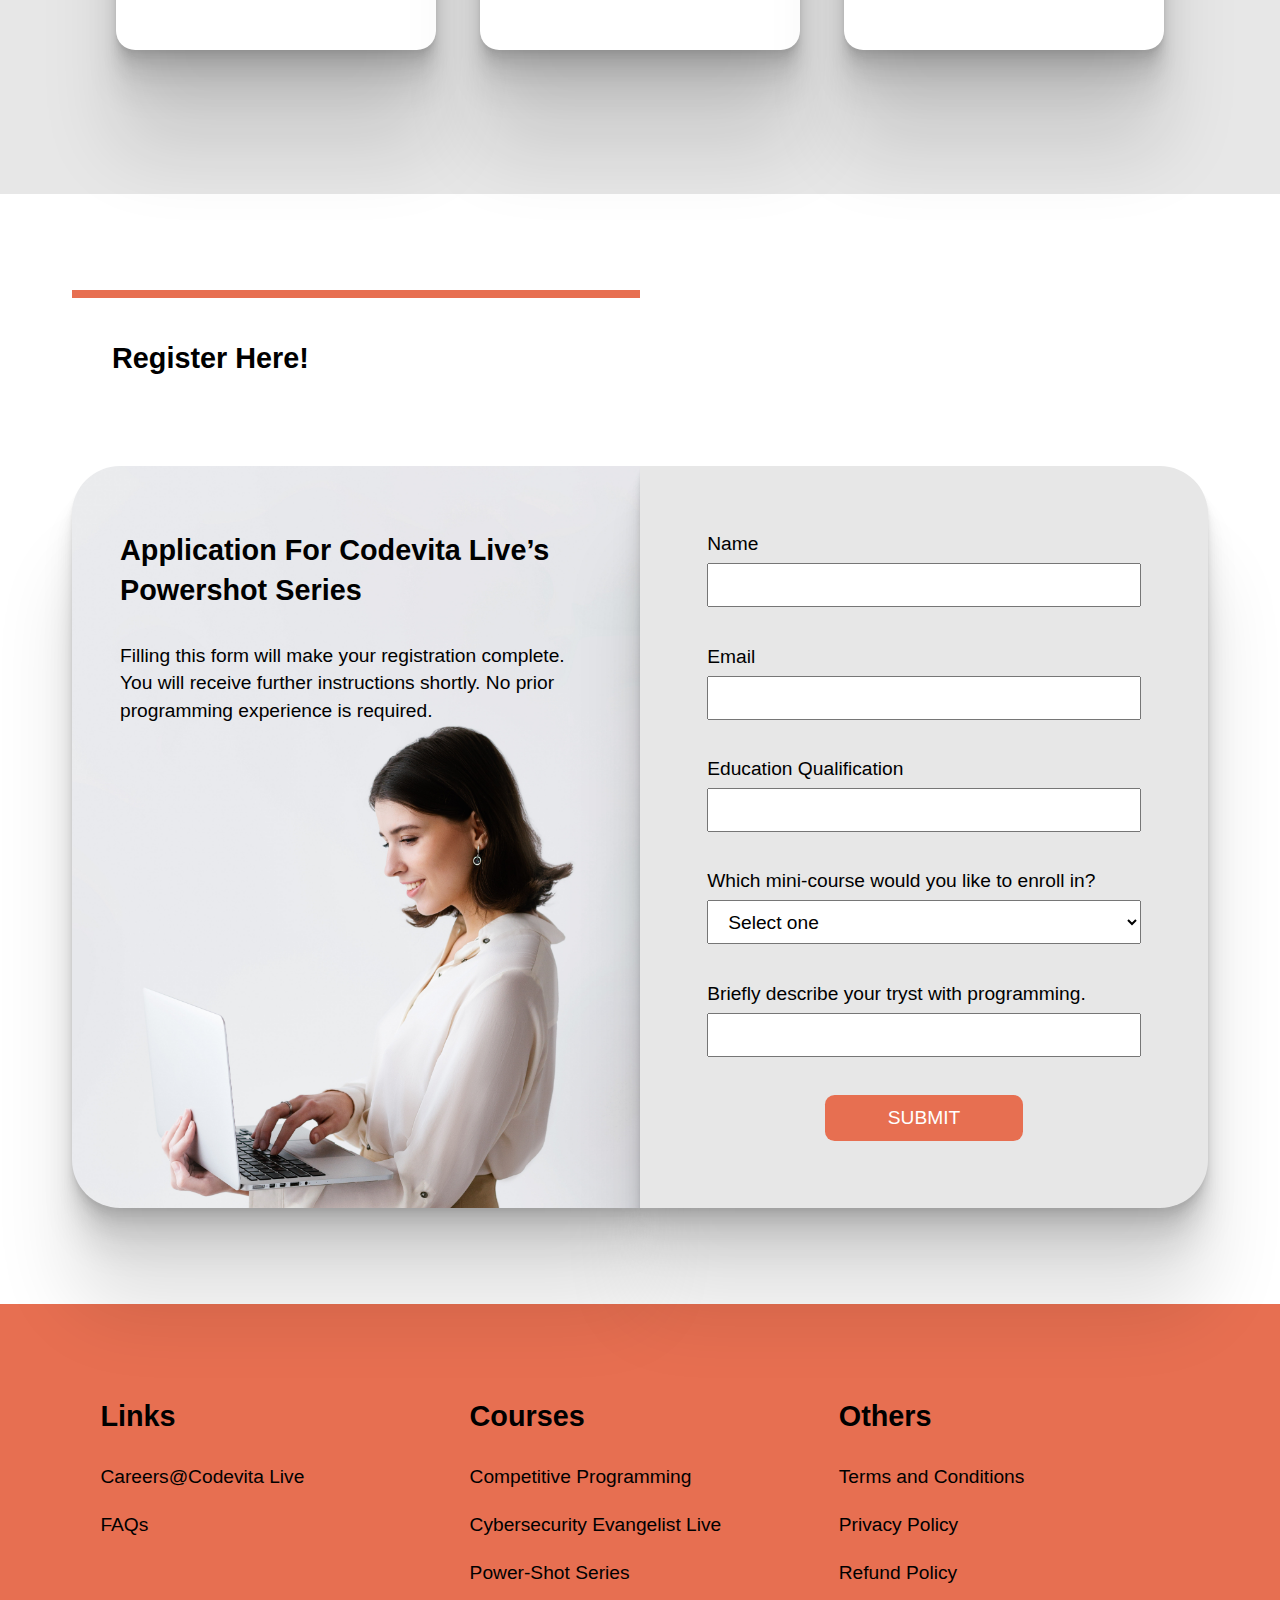
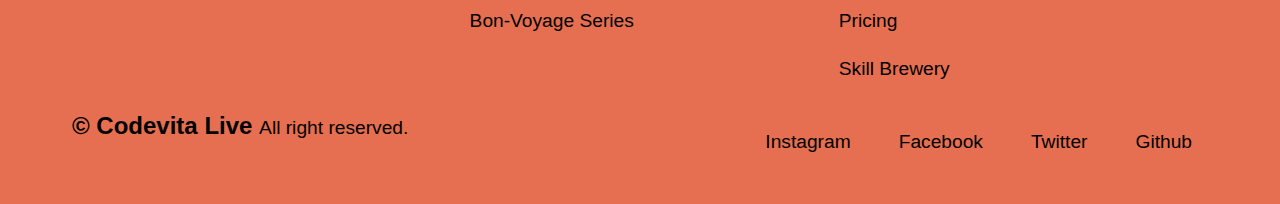
<file: powershot-reg.html>
<!DOCTYPE html>
<html lang="en">
    <head>
        <meta charset="UTF-8">
        <meta http-equiv="X-UA-Compatible" content="IE=edge">
        <meta name="viewport" content="width=device-width, initial-scale=1.0">
        <title>Codevita Live</title>
        <link rel="stylesheet" href="style.css">
        <link rel="stylesheet" href="powershot-styles.css">

        <!-- google fonts -->
        <link rel="preconnect" href="https://fonts.googleapis.com">
        <link rel="preconnect" href="https://fonts.gstatic.com" crossorigin>
        <link href="https://fonts.googleapis.com/css2?family=Poppins:wght@200;300;400;600&display=swap" rel="stylesheet">
    </head>
    <body>
        <!-- nav bar -->
        <div class="nav-bg">
            <nav class="nav">
                <ul>
                    <li><a href="index.html" class="logo">Codevita Live</a></li>
                    <li><a href="index.html" class="nav-btn">Home</a></li>
                    <li><a href="courses.html" class="nav-btn">Courses</a></li>
                    <li><a href="#register" class="btn">Register</a></li>
                </ul>
            </nav>  
        </div>

        <!-- Intro -->
        <div class="orange-bg">
            <section class="powershot">
                <h2>Power-Shot Series</h2>
                <p>Mini-Courses With Certification From Codevita Live</p>
            </section>
        </div>

        <!-- How It Works Section -->
        <section class="how-it-works">
            <div class="heading-style">
                <h2 class="heading">How it Works?</h2>
            </div>
            <div class="grey-bg">
                <div class="process">
                    <ul>
                        <li>Complete the registration by filling the application above. You will receive the the credentials to access the course within 12 hours.</li>
                        <li>Access the tutorial through our LMS.</li>
                        <li>Complete the project and submit the proof of completion through the certification form.</li>
                        <li>You will receive the certificate in one week.</li>
                    </ul>
                </div>
            </div>
        </section>

        <!-- What's Included -->
        <div class="whats-included ftr">
            <section class="features">
                <div class="heading-style">
                    <h2>What's Included</h2>
                </div>
                <div class="box">
                    <div class="block">
                        <h3>24/7 Doubt Assistance</h3>
                    </div>
                    <div class="block">
                        <h3>Hands on Learning/Capstone Projects</h3>
                    </div>
                    <div class="block">
                        <h3>Certification</h3>
                    </div>
                </div>
            </section>
        </div>

        <!-- Registration Form -->
        <section class="form" id="register">
            <div class="heading-style">
                <h2 class="heading">Register Here!</h2>
            </div>
            <div class="form-cnt">
                <div class="left">
                    <div class="top">
                        <h2>Application For Codevita Live’s Powershot Series</h2>
                        <p>Filling this form will make your registration complete. You will receive further instructions shortly. No prior programming experience is required.</p>
                    </div>
                </div>
                <div class="right">
                    <div class="form-inner-cnt">
                        <form action="">
                            <div class="item">
                                <label for="name">Name</label>
                                <input type="text" name="Name" class="input" id="name" required>
                            </div>
                            <div class="item">
                                <label for="email">Email</label>
                                <input type="email" name="Email" class="input" id="email" required>
                            </div>
                            <div class="item">
                                <label for="qualifications">Education Qualification</label>
                                <input type="text" name="Qualifications" class="input" id="qualifications" required>
                            </div>
                            <div class="item">
                                <label for="mini-course">Which mini-course would you like to enroll in?</label>
                                <select name="" id="mini-course">
                                    <option value="default">Select one</option>
                                    <option value="extension">Chrome Extension using JavaScript</option>
                                    <option value="todo">To-Do List using React JS</option>
                                    <option value="face">Facial Detection using R  </option>
                                    <option value="snake">Snake Game using Python</option>
                                    <option value="amazon">Amazon Clone using React JS</option>
                                    <option value="music">Music Player ysing Python</option>
                                    <option value="text">Text to Handwriting in Python</option>
                                </select>
                                </div>
                            <div class="item">
                                <label for="describe">Briefly describe your tryst with programming.</label>
                                <input type="text" id="describe" class="input">
                            </div>
                            <div class="item">
                                <a href="" class="btn">SUBMIT</a>
                            </div>
                        </form>
                    </div>
                </div>
            </div>
        </section>
        
        <!-- footer section -->
        <footer class="footer">
            <section>
                <div class="container">
                    <div class="f-box">
                        <h2>Links</h2>
                        <ul>
                            <li><a href="">Careers@Codevita Live</a></li>
                            <li><a href="">FAQs</a></li>
                        </ul>
                    </div>
                    <div class="f-box">
                        <h2>Courses</h2>
                        <ul>
                            <li><a href="comp-prog.html">Competitive Programming</a></li>
                            <li><a href="cyber.html">Cybersecurity Evangelist Live</a></li>
                            <li><a href="powershot-reg.html">Power-Shot Series</a></li>
                            <li><a href="bonvoyage.html">Bon-Voyage Series    </a></li>
                        </ul>
                    </div>
                    <div class="f-box">
                        <h2>Others</h2>
                        <ul>
                            <li><a href="">Terms and Conditions</a></li>
                            <li><a href="">Privacy Policy</a></li>
                            <li><a href="">Refund Policy</a></li>
                            <li><a href="">Pricing</a></li>
                            <li><a href="index.html">Skill Brewery</a></li>
                        </ul>
                    </div>
                    <div class="f-bar">
                        <p><span>&copy; Codevita Live  </span>All right reserved.</p>
                        <ul>
                            <li><a href="" class="nav-btn">Instagram</a></li>
                            <li><a href="" class="nav-btn">Facebook</a></li>
                            <li><a href="" class="nav-btn">Twitter</a></li>
                            <li><a href="" class="nav-btn">Github</a></li>
                        </ul>
                    </div>
                </section>
        </footer>
    </body>
    </html>
</file>
<file: style.css>
:root {
    --sans: sans-serif;
    --verylightorange: #f8c59b; 
    --lightorange: #f4a261;
    --orange: #e76f51;
    --white: white;
    --grey: rgb(231, 231, 231);
    --dark-grey: rgb(198, 198, 198);
    --shadow: 0 2.8px 2.2px rgba(0, 0, 0, 0.034),
    0 6.7px 5.3px rgba(0, 0, 0, 0.048),
    0 12.5px 10px rgba(0, 0, 0, 0.06),
    0 22.3px 17.9px rgba(0, 0, 0, 0.072),
    0 41.8px 33.4px rgba(0, 0, 0, 0.086),
    0 100px 80px rgba(0, 0, 0, 0.12);
}
* {
    box-sizing: border-box;
}
html {
    scroll-behavior: smooth;
    margin: 0;
    padding: 0;
}
body {
    font-family: var(--sans);
    font-size: 1.2rem;
    margin: 0;
    padding: 0;
}
h1, h2, h3, h4, h5, h6, p {
    margin: 0;
    padding: 0;
}

/* General Styling */
.heading-style {
    width: 50%;
    padding: 2.5rem;
    border-top: 0.5rem solid var(--orange);
}


/* nav, section width */
section, nav {
    max-width: 1200px;
    margin: 0 auto;
    padding: 6rem 2rem 6rem 2rem;
}

/* elements */
.btn {
    background-color: var(--orange);
    color: white;
    border-radius: 0.5em;
    padding: 0.75rem 1rem;
    text-decoration: none;
}
.btn:hover {
    background-color: var(--lightorange);
}

/* navbar */
nav {
    margin: 0 auto;
    padding: 1.2rem 0 1.2rem 0;
}
nav ul {
    list-style-type: none;
    padding: 0;
    display: flex;
    flex-flow: row wrap;
    justify-content: center;
    align-items: center;
    gap: 1rem;
}
.nav-btn{
    text-decoration: none;
    color: var(--blue);
    padding: 0.75rem 1rem;
    /* background-color: turquoise; */
}
.nav-btn:hover {
    border-bottom: 3px solid var(--orange);
}
.nav-btn:active {
    color: var(--orange);
}
nav li:first-child {
    margin-right: auto;
}
/* nav li:last-child {
    margin-left: auto;
} */
.logo {
    text-decoration: none;
    color: var(--blue);
    padding: 0.75rem 1rem 0.75rem 0;
    font-weight: bold;
}
.logo:hover {
    color: var(--orange);
}


/* main section */
.main {
    max-width: 1200px;
    margin: 0 auto;
    display: flex;
    flex: row;
    justify-content: flex-end;
    align-items: center;
    height: 100%;
}
.main-container {
    background-image: url('images/img1.jpg');
    background-size: cover;
    height: 40rem;
}
.content {
    width: 50%;
}
.main .content {
    padding: 2rem 3rem 2rem 0;
    line-height: 2rem;
}
.main .content h1{
    font-size: 3.5rem;
    padding-bottom: 2rem;
}
.main .content h3 {
    font-size: 2rem;
    padding-bottom: 2rem;
}
.content h1 {
    font-size: 2.75rem;
}
.content h2 {
    font-size: 2.2rem;
}
.img {
    width: 50%;
    margin: auto 0;
}
@media (max-width: 800px) {
    section {
        padding: 2rem 0 2rem 0;
    }
    nav ul {
        flex-flow: column wrap;
        gap: 1.5rem;
    }
    .logo {
        padding-left: 1rem;
    }
    nav li:first-child {
        margin-right: 0;
    }
    nav li:last-child {
        margin-left: 0;
    }
    .main {
        background-color: var(--white);
        opacity: 80%;
        flex-flow: column;
        justify-content: center;
    }
    .content {width: 100%;
    }
    .main .content {
        text-align:center;
    }
    .main .content {
        padding: 2rem 1rem 2rem 1rem;
    }
    .img {
        width: 100%;
    }
}

/* description section */
.desc {
    display: flex;
    flex-flow: row wrap;
}
.desc .content {
    padding: 0 0 0 3rem;
}
.desc .content h2, h4, p {
    padding-bottom: 2rem;
}
@media (max-width: 550px) {
    section {
        padding: 2rem 0 2rem 0;
    }
    .desc .content {
        padding: 2rem 1rem 2rem 1rem;
    }
}

/* features section */
.ftr {
    background-color: var(--grey);
}
.features h2 {
    display: inline;
}
.box {
    padding: 4rem 0 3rem 0;
    display: flex;
    flex-flow: row wrap;
    justify-content: space-evenly;
    align-items: center;
    row-gap: 3rem;
}
.block {
    height: 20rem;
    width: 20rem;
    border-radius: 1.2rem;
    display: flex;
    flex-flow: column wrap;
    justify-content: center;
    align-items: center;
    background-color: var(--white);
    box-shadow: var(--shadow);
}

@media (max-width: 550px) {
    .block {
        height: auto;
        border-radius: 1rem;
        padding: 2rem 0 1rem 0;
    }
}

/* form section */
.form {
    display: flex;
    flex-flow: row wrap;
}
.form h2 {
    line-height: 2.5rem;
}
.form p {
    line-height: 1.7rem;
}
.form-cnt {
    display: flex;
    flex-flow: row-wrap;
    padding-top: 3rem;  
}
.form .item label {
    padding-bottom: 0.5rem;
}
.form .left {
    width: 50%;
    padding: 0 3rem 0 2rem;
    background-image: url("images/form-img.jpg");
    background-size: cover;
    background-color: var(--verylightorange);
    border-top-left-radius: 3rem;
    border-bottom-left-radius: 3rem;
    box-shadow:
    0 2.8px 2.2px rgba(0, 0, 0, 0.034),
    0 6.7px 5.3px rgba(0, 0, 0, 0.048),
    0 12.5px 10px rgba(0, 0, 0, 0.06),
    0 22.3px 17.9px rgba(0, 0, 0, 0.072),
    0 41.8px 33.4px rgba(0, 0, 0, 0.086),
    0 100px 80px rgba(0, 0, 0, 0.12);
}
.form .left h2, p {
    padding-bottom: 2rem;
}
.form :is(.top, .bottom) {
    padding: 4rem 1rem 0rem 1rem;
}
.form .right {
    width: 50%;
    background-color: var(--grey);
    border-top-right-radius: 3rem;
    border-bottom-right-radius: 3rem;
    padding: 3rem;
    box-shadow:
    0 2.8px 2.2px rgba(0, 0, 0, 0.034),
    0 6.7px 5.3px rgba(0, 0, 0, 0.048),
    0 12.5px 10px rgba(0, 0, 0, 0.06),
    0 22.3px 17.9px rgba(0, 0, 0, 0.072),
    0 41.8px 33.4px rgba(0, 0, 0, 0.086),
    0 100px 80px rgba(0, 0, 0, 0.12)
}
.form .item {
    display: flex;
    flex-direction: column;
    padding: 1.2rem;
}
.input, .track-box, select, option {
    width: 100%;
    height: 2.75rem;
    font-size: 1.2rem;
    padding: 0.5rem 1rem 0.5rem 1rem;
}
textarea {
    font-size: 1.2rem;
    padding-left: 1rem;
    padding-top: 1rem;
}
:is(.input, .track-box, textarea, select):focus {
    background-color: #ffd8b8;
}
.item:last-child {
    text-align: center;
    width: 50%;
    margin: 0 auto;
}
@media (max-width: 550px) {
    .form-cnt {
        flex-flow: column wrap;
    }
    .form :is(.left, .right) {
        width: 100%;
    }
    .form .left{
        border-top-left-radius: 3rem;
        border-top-right-radius: 3rem;
        border-bottom-left-radius: 0;
        padding-bottom: 2rem;
        background-image: none;
    }
    .form .right {
        padding: 1rem;
        border-top-right-radius: 0;
        border-bottom-left-radius: 3rem;
        border-bottom-right-radius: 3rem;
    }
}

/* quote section */
.quote h3 {
    text-align: center;
    padding: 2rem;
}

/* footer section */
.footer {
    background-color: var(--orange);
}
.footer section {
    padding: 6rem 2rem 2rem 2rem;
}   
.container {
    display: flex;
    flex-flow: row wrap;
    justify-content: space-evenly;
}
.f-box {
    width: 30%;
}
.f-box ul{
    list-style: none;
    padding: 0;
    line-height: 3rem;
}
.f-box a {
    text-decoration: none;
    color: inherit;
}
.f-box a:hover {
    text-decoration: underline;
}
.f-bar {
    width: 100%;
    display: flex;
    flex-flow: row wrap;
}
.f-bar span {
    font-size: 1.5rem;
    font-weight: bold;
}
.f-bar ul {
    list-style-type: none;
    padding: 0;
    display: flex;
    flex-flow: row wrap;
    justify-content: center;
    align-items: center;
    gap: 1rem;
}
.f-bar li:hover {
    text-decoration: underline;
}
.f-bar p {
    margin-right: auto;
}

@media (max-width: 550px) {
    .container {
        width: 80%;
        flex-flow: column wrap;
        align-items: center;
        gap: 2rem;
        margin: 0 auto;
    }
    .f-box {
        width: 100%;
    }
}
</file>
<file: voyage-styles.css>
/* Powershot Registration */
.voyage {
    text-align: center;
    line-height: 2rem;
}
.voyage h2 {
    padding-bottom: 2rem;
}
.orange-bg {
    background-color: var(--lightorange);
}
.whats-included .block {
    text-align: center;
    padding: 2rem;
}

@media (max-width: 550px) {
    .orange-bg {
        padding: 1rem;
    }
    .voyage {
        padding: 1rem;
    }
}
.form {
    display: flex;
    flex-flow: row wrap;
}
.form-cnt {
    display: flex;
    flex-flow: row-wrap;
    padding-top: 3rem;
}
.form .left {
    width: 50%;
    padding: 0 3rem 0 2rem;
    background-image: url("images/form-img.jpg");
    background-size: cover;
    background-color: var(--verylightorange);
    border-top-left-radius: 3rem;
    border-bottom-left-radius: 3rem;
    box-shadow:
    0 2.8px 2.2px rgba(0, 0, 0, 0.034),
    0 6.7px 5.3px rgba(0, 0, 0, 0.048),
    0 12.5px 10px rgba(0, 0, 0, 0.06),
    0 22.3px 17.9px rgba(0, 0, 0, 0.072),
    0 41.8px 33.4px rgba(0, 0, 0, 0.086),
    0 100px 80px rgba(0, 0, 0, 0.12);
}
.form .left h2, p {
    padding-bottom: 2rem;
}
.form :is(.top, .bottom) {
    padding: 4rem 1rem 0rem 1rem;
}
.form .right {
    width: 50%;
    background-color: var(--grey);
    border-top-right-radius: 3rem;
    border-bottom-right-radius: 3rem;
    padding: 3rem;
    box-shadow:
    0 2.8px 2.2px rgba(0, 0, 0, 0.034),
    0 6.7px 5.3px rgba(0, 0, 0, 0.048),
    0 12.5px 10px rgba(0, 0, 0, 0.06),
    0 22.3px 17.9px rgba(0, 0, 0, 0.072),
    0 41.8px 33.4px rgba(0, 0, 0, 0.086),
    0 100px 80px rgba(0, 0, 0, 0.12)
}
.form .item {
    display: flex;
    flex-direction: column;
    padding: 1.2rem;
}
.input, .track-box, select, option {
    width: 100%;
    height: 2.75rem;
    font-size: 1.2rem;
    padding: 0.5rem 1rem 0.5rem 1rem;
}
textarea {
    font-size: 1.2rem;
    padding-left: 1rem;
    padding-top: 1rem;
}
:is(.input, .track-box, textarea, select):focus {
    background-color: #ffd8b8;
}
.item:last-child {
    text-align: center;
    width: 50%;
    margin: 0 auto;
}
@media (max-width: 550px) {
    .form-cnt {
        flex-flow: column wrap;
    }
    .form :is(.left, .right) {
        width: 100%;
    }
    .form .left{
        border-top-left-radius: 3rem;
        border-top-right-radius: 3rem;
        border-bottom-left-radius: 0;
        padding-bottom: 2rem;
        background-image: none;
    }
    .form .right {
        padding: 1rem;
        border-top-right-radius: 0;
        border-bottom-left-radius: 3rem;
        border-bottom-right-radius: 3rem;
    }
}
.form p {
    padding: 0;
}
.item, .input {
    width: 100%;
}
.form .right ul {
    list-style-type: none;
    padding: 0;
}
.form .form-cnt li {
    padding-bottom: 0.5rem;
}
</file>
<file: comp-prog.css>
.powershot {
    text-align: center;
}
.powershot h2 {
    padding-bottom: 2rem;
}
.orange-bg {
    background-color: var(--lightorange);
}
.how-it-works .process {
    width: 60%;
    margin: 0 auto;
    line-height: 2rem;
}
.how-it-works li {
    padding-bottom: 1rem;
}
/* .grey-bg {
    box-shadow: var(--shadow);
} */
.process {
    box-shadow: var(--shadow);
    width: 100%;
    margin: 0 auto;
    padding: 4rem;
}
.how-it-works .process div {
    display: flex;
    flex-flow: row wrap;
    padding-left: 20%;
}
.how-it-works .process div :is(h4, p) {
    width: 50%;
}

.form p {
    padding: 0;
}
.item, .input {
    width: 100%;
}
.form .right ul {
    list-style-type: none;
    padding: 0;
}
.form .form-cnt li {
    padding-bottom: 0.5rem;
}

@media (max-width: 550px) {
    .orange-bg {
        padding: 1rem;
    }
    .powershot {
        padding: 1rem;
    }
    .process {
        padding: 2rem;
        width: 100%;
    }
    .how-it-works .process div {
        width: 80%;
        flex-flow: column wrap;
        padding-left: 0;
    }
}
</file>
<file: courses-styles.css>
/* Courses - Page */
.cont div {
    box-shadow: var(--shadow);
}
.grey-bg {
    background-color: var(--grey);
    padding: 6rem 0 6rem 0;
}
.cont div {
    background-color: var(--white);
    text-align: center;
    width: 20rem;
    height: 20rem;
    display: flex;
    flex-direction: column;
    justify-content: center;
    align-items: center;
    padding: 1.3rem;
}   
.cont div span {
    font-weight: bold;
    font-size: 2rem;
}

/* Courses Section */
.courses .courses-cont {
    background-color: var(--dark-grey);
    display: flex;
    flex-wrap: nowrap;
    overflow-x: auto;
    gap: 2rem;
    padding: 3rem;
} 
.courses .box {
    background-color: var(--white);
    flex: 0 0 auto;
    height: auto;
    width: 25rem;
    display: flex;
    flex-flow: row wrap;
    align-items: flex-start;
    row-gap: 1rem;
    padding: 1.2rem;
    text-align: center;
}   
.courses .courses-cont .box h3 {
    text-align: left;
}   
.courses .box .img{
    width: 100%;
    padding: 0;
    margin: 0;
}
.courses .box:hover {
    box-shadow: var(--shadow);
}

.white-bg {
    background-color: var(--white);
    padding: 4rem;
}   
.white-bg:hover {
    box-shadow: var(--shadow);
}

/* Info Section */
.cont {
    display: flex;
    flex-flow: row wrap;
    justify-content: space-evenly;
}

@media (max-width: 550px) {
    .cont {
        flex-flow: column wrap;
        align-items: center;
        gap: 2rem;
    }
    .white-bg {
        padding: 2rem   ;
    }
}
</file>
<file: cyber-styles.css>
.powershot {
    text-align: center;
}
.powershot h2 {
    padding-bottom: 2rem;
}
.orange-bg {
    background-color: var(--lightorange);
}
.how-it-works .process {
    width: 100%;
    margin: 0 auto;
    line-height: 2rem;
}
.how-it-works li {
    padding-bottom: 1rem;
}
.process {
    box-shadow: var(--shadow);
    margin: 0 auto;
    padding: 4rem;
}
.how-it-works .process div {
    display: flex;
    flex-flow: row wrap;
    padding-left: 20%;
}
.how-it-works .process div :is(h4, p) {
    width: 50%;
}

@media (max-width: 550px) {
    .orange-bg {
        padding: 1rem;
    }
    .powershot {
        padding: 1rem;
    }
    .how-it-works .process div {
        flex-flow: column wrap;
        padding-left: 0;
    }
    .how-it-works, .process {
        width: 80%;
        padding: 1.5rem;
    }
}
</file>
<file: powershot-styles.css>
/* Powershot Registration */
.powershot {
    text-align: center;
}
.powershot h2 {
    padding-bottom: 2rem;
}
.orange-bg {
    background-color: var(--lightorange);
}
.grey-bg {
    box-shadow: var(--shadow);
}
.how-it-works .process {
    width: 60%;
    margin: 0 auto;
    line-height: 2rem;
    padding-bottom: 2rem;
}
.how-it-works li {
    padding-bottom: 1rem;
}
.whats-included .block {
    text-align: center;
    padding: 2rem;
}

.form p {
    padding: 0;
}
.item, .input {
    width: 100%;
}
.form .right ul {
    list-style-type: none;
    padding: 0;
}
.form .form-cnt li {
    padding-bottom: 0.5rem;
}

@media (max-width: 550px) {
    .orange-bg {
        padding: 1rem;
    }
    .powershot {
        padding: 1rem;
    }
}
</file>
